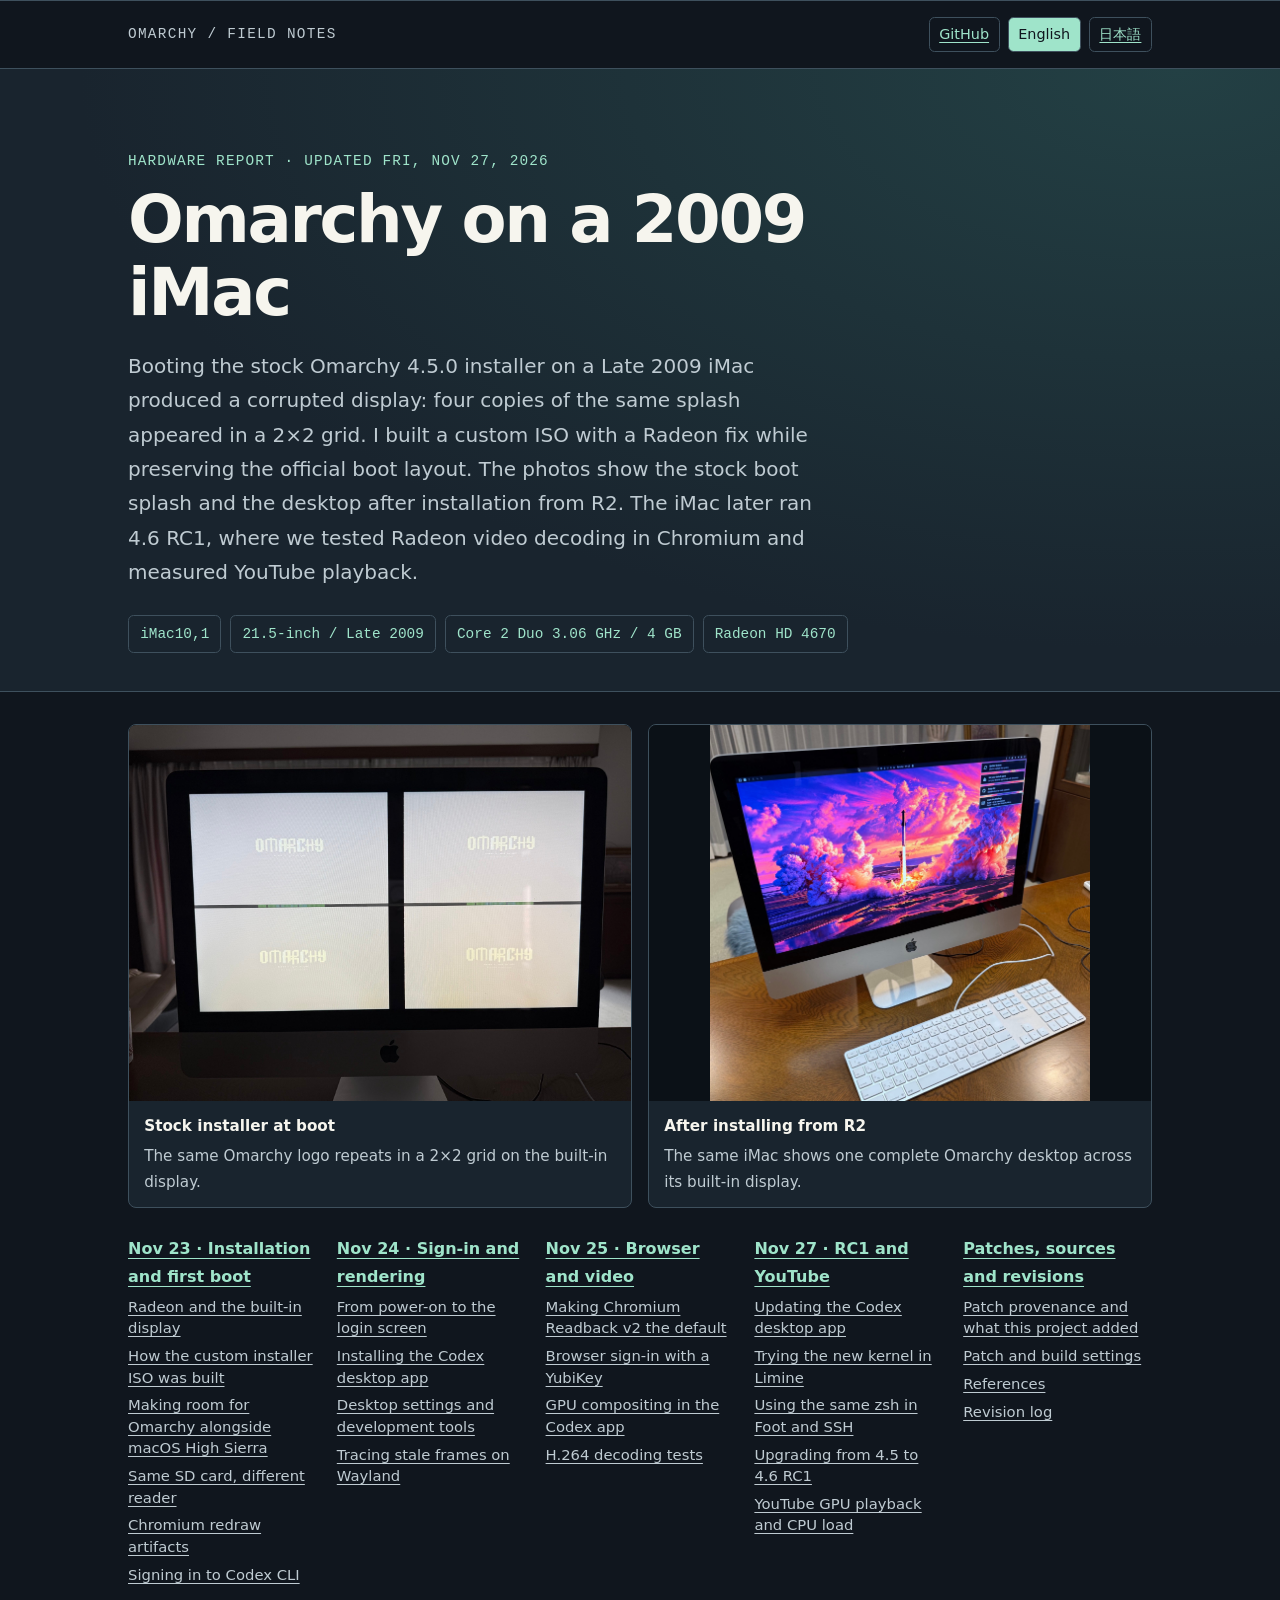
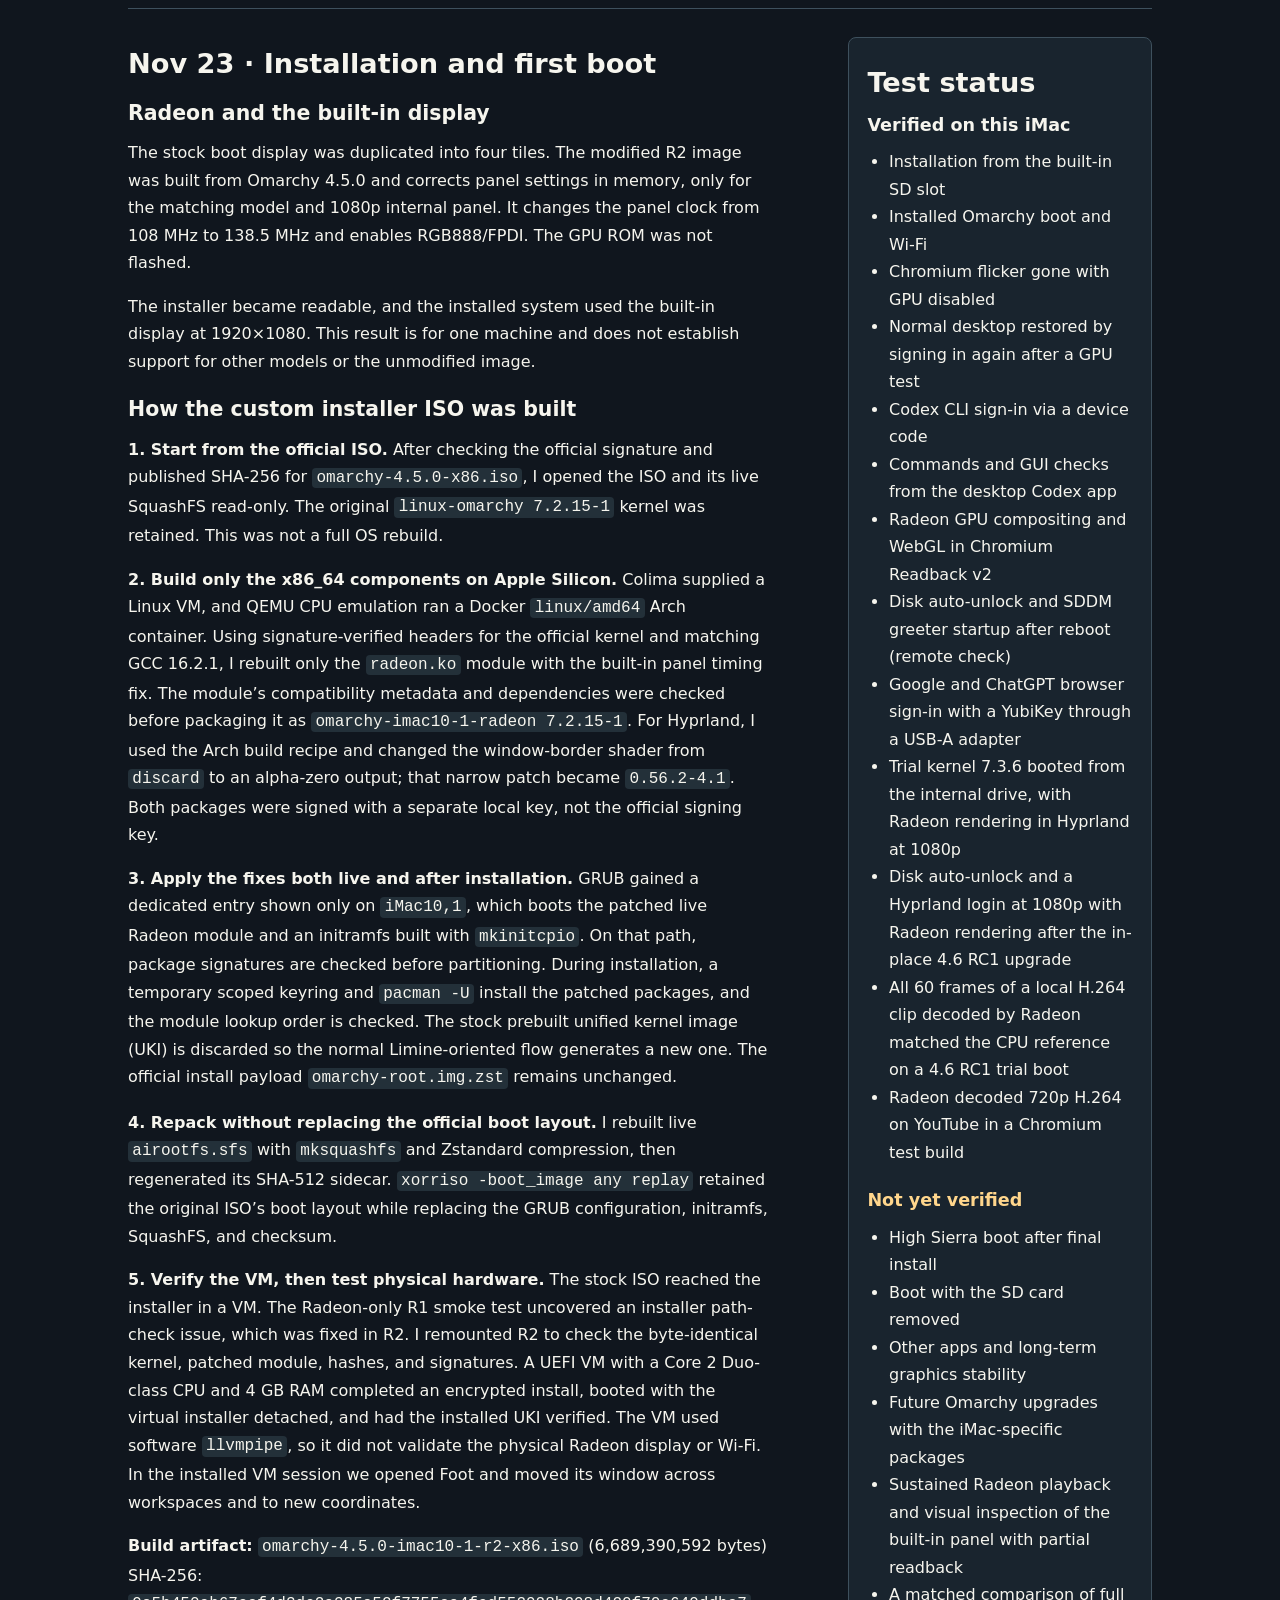
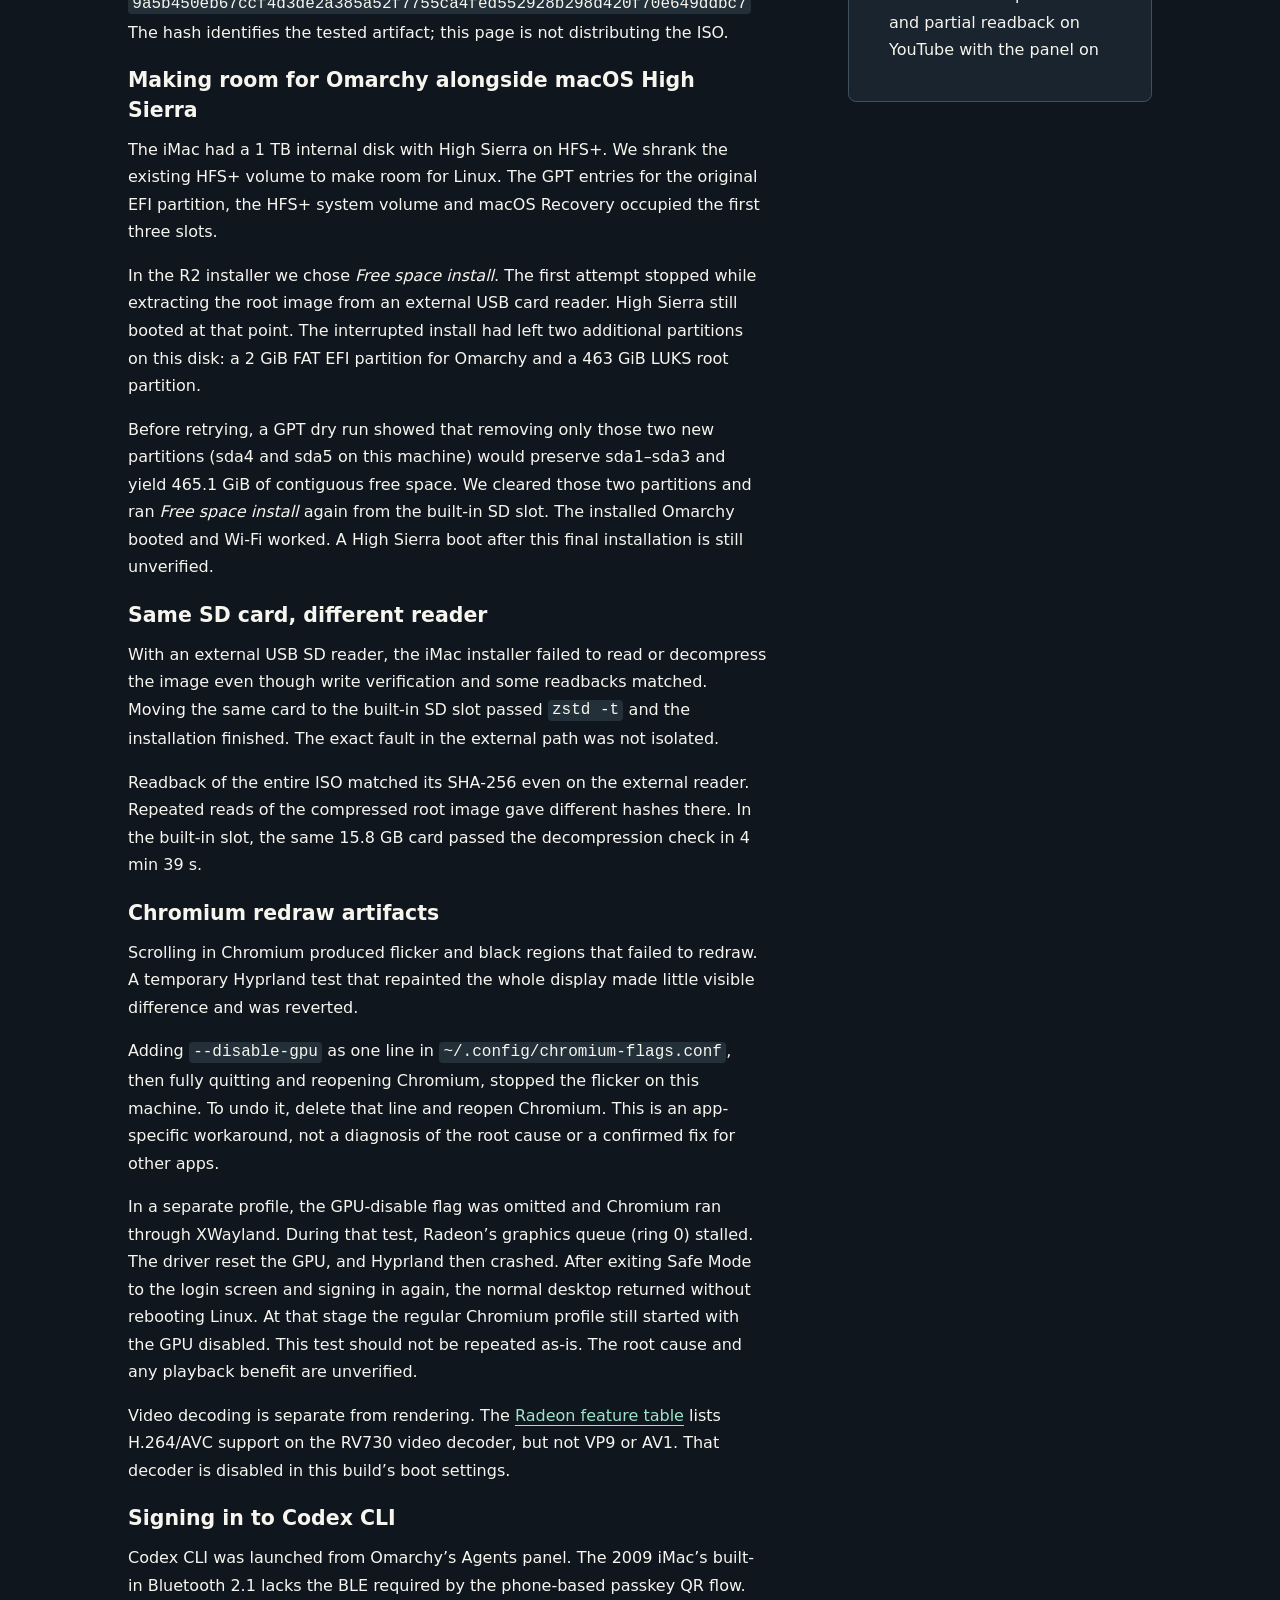
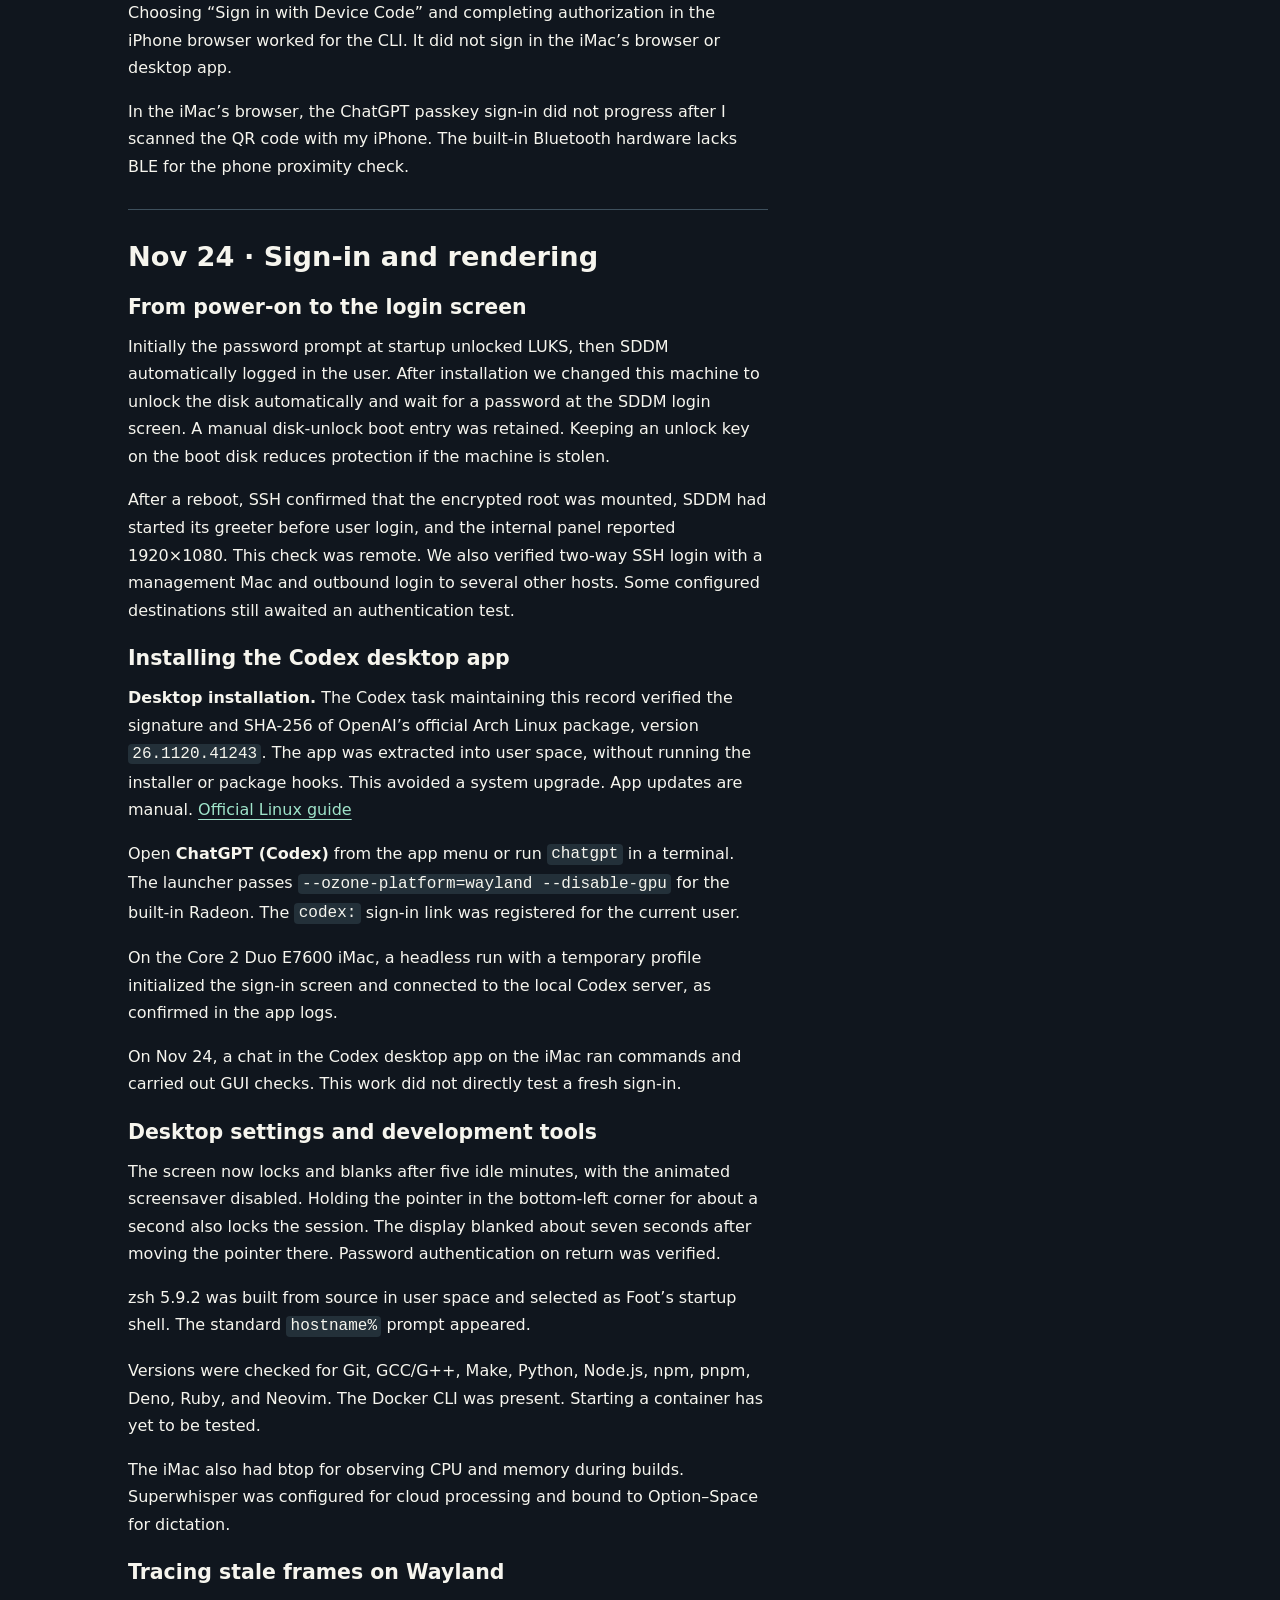
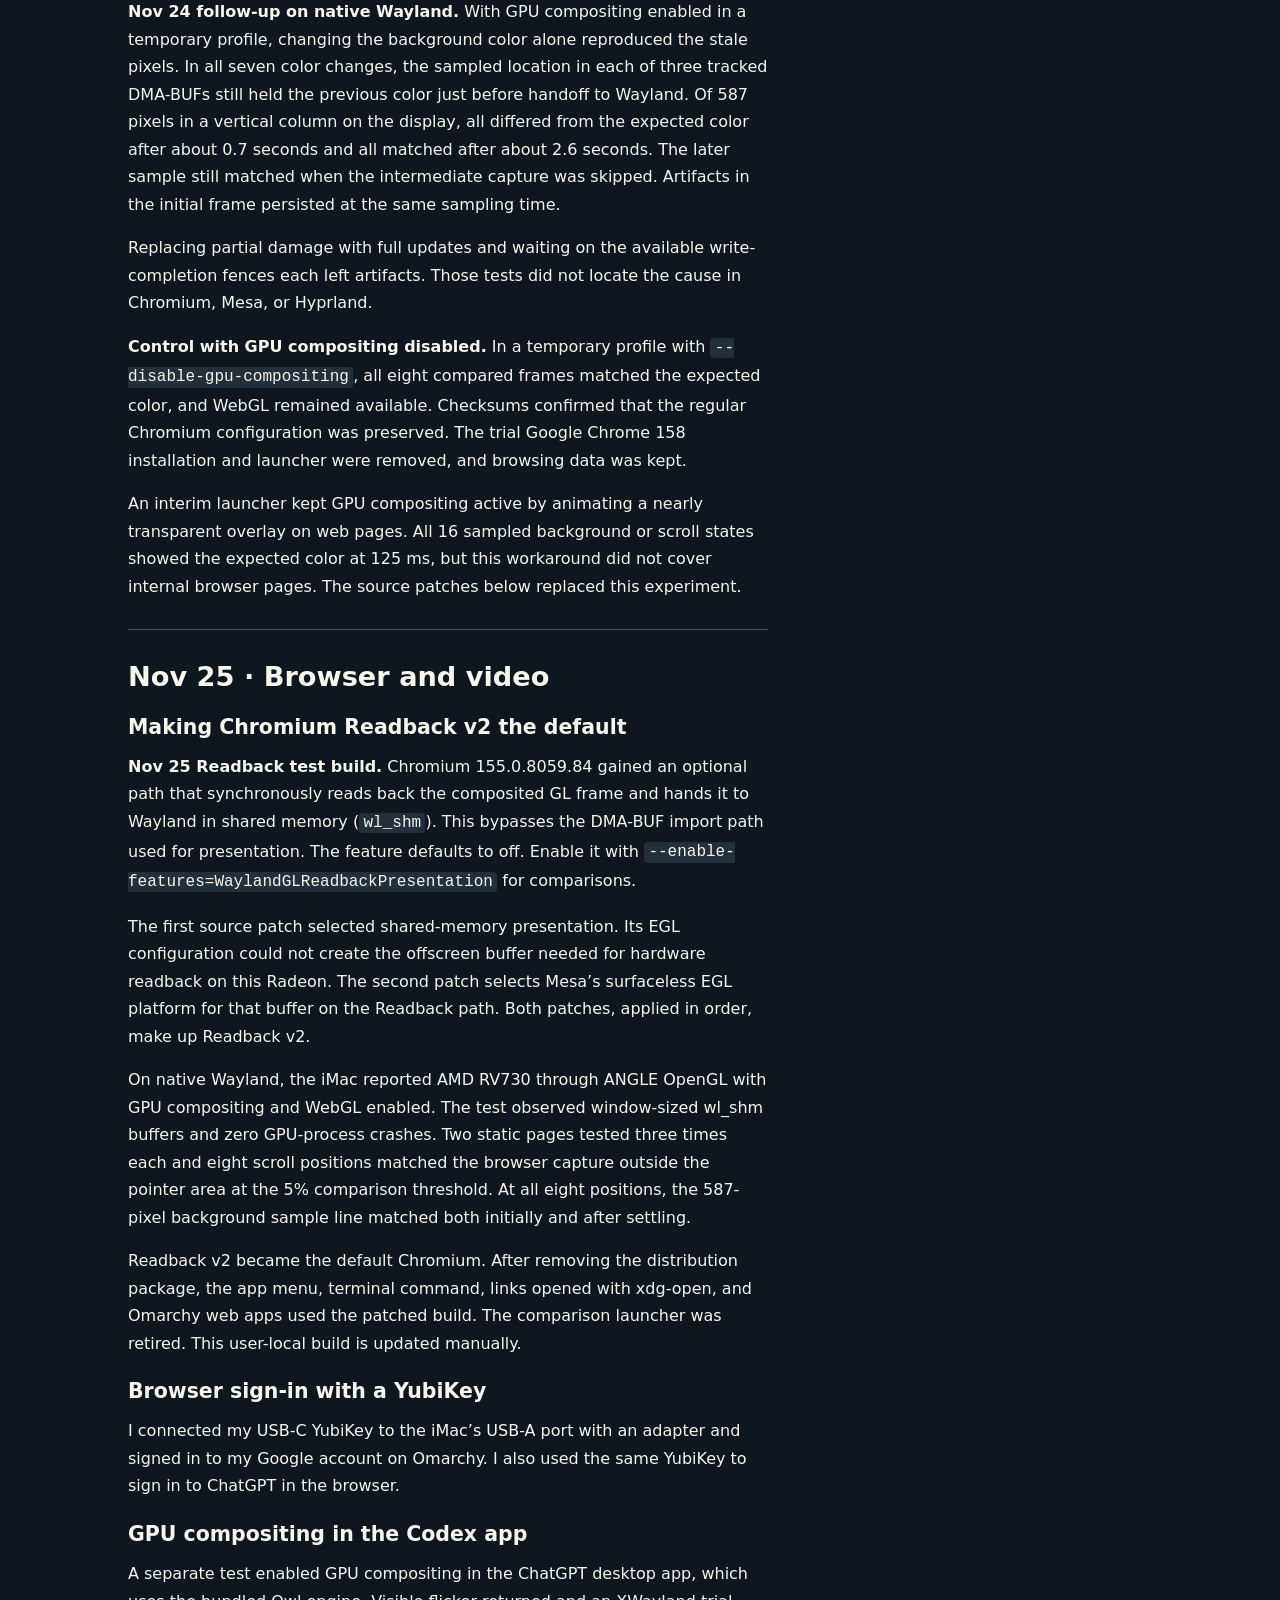
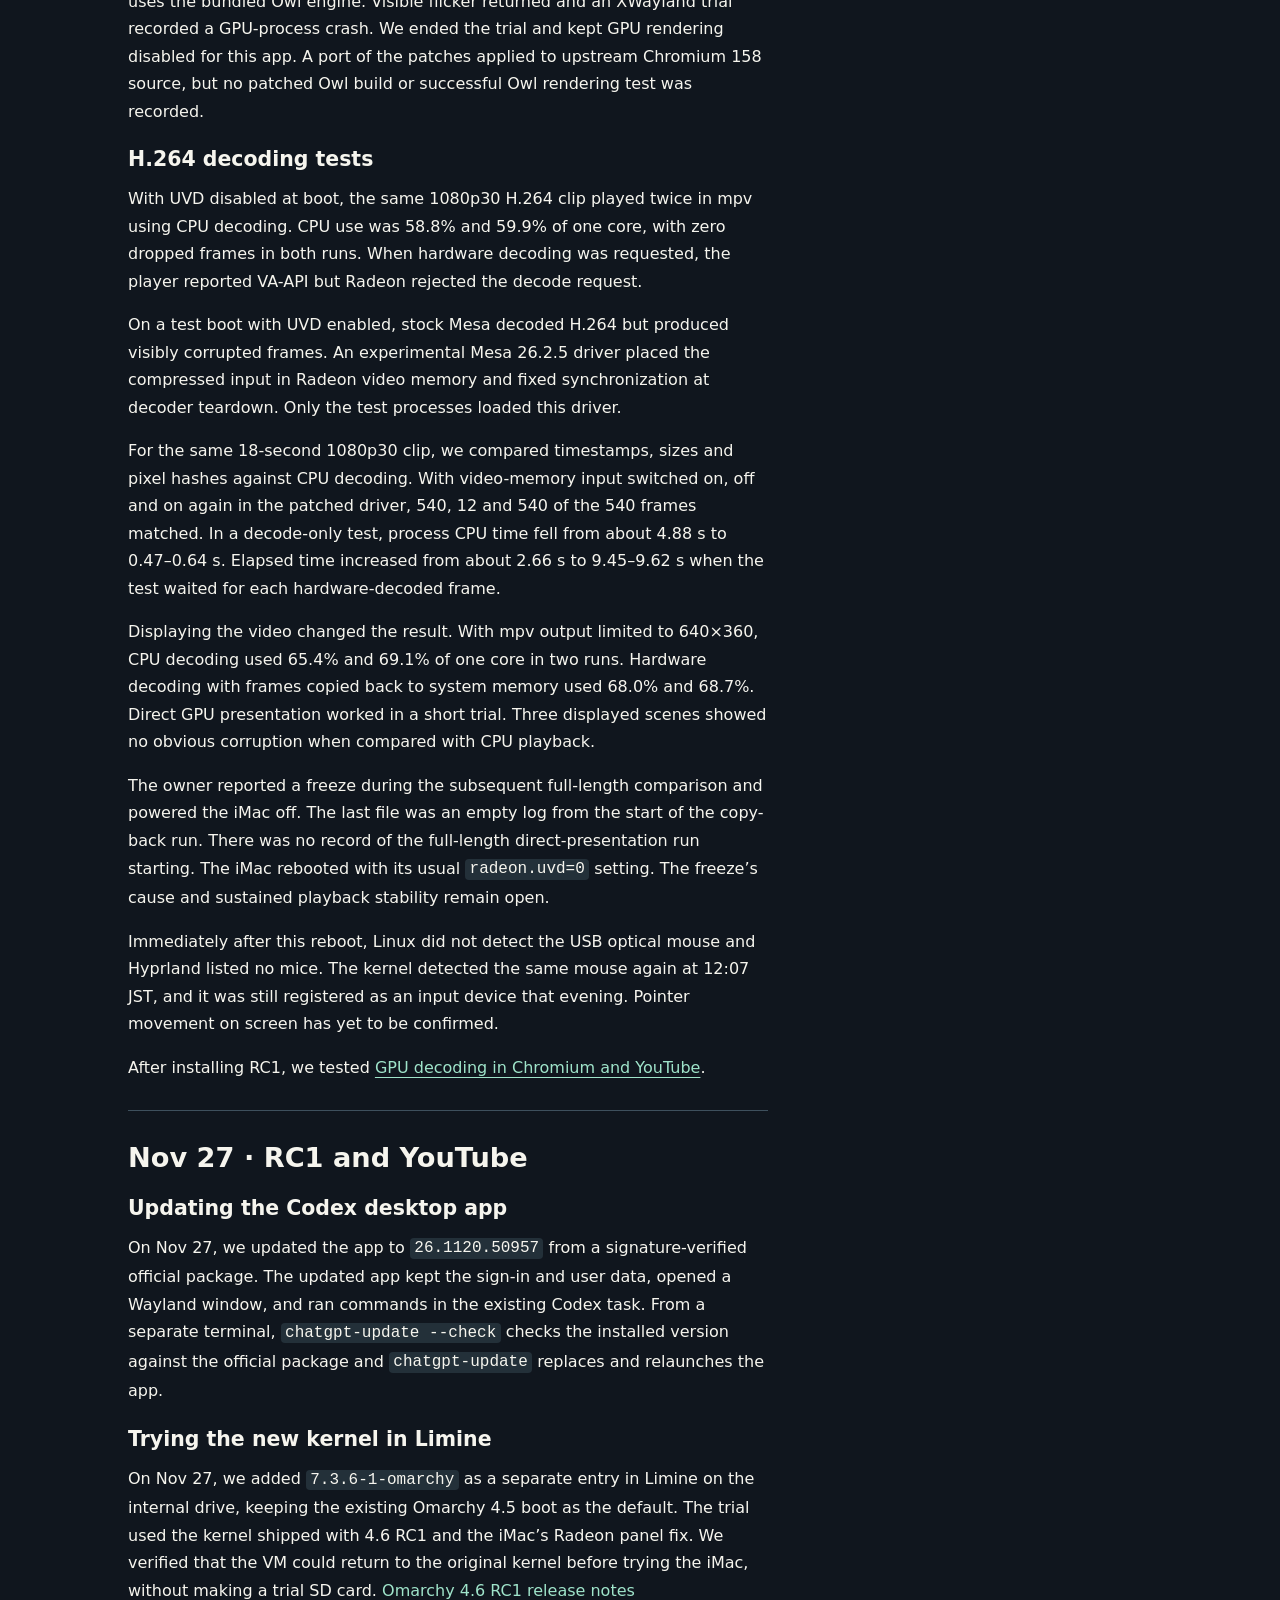
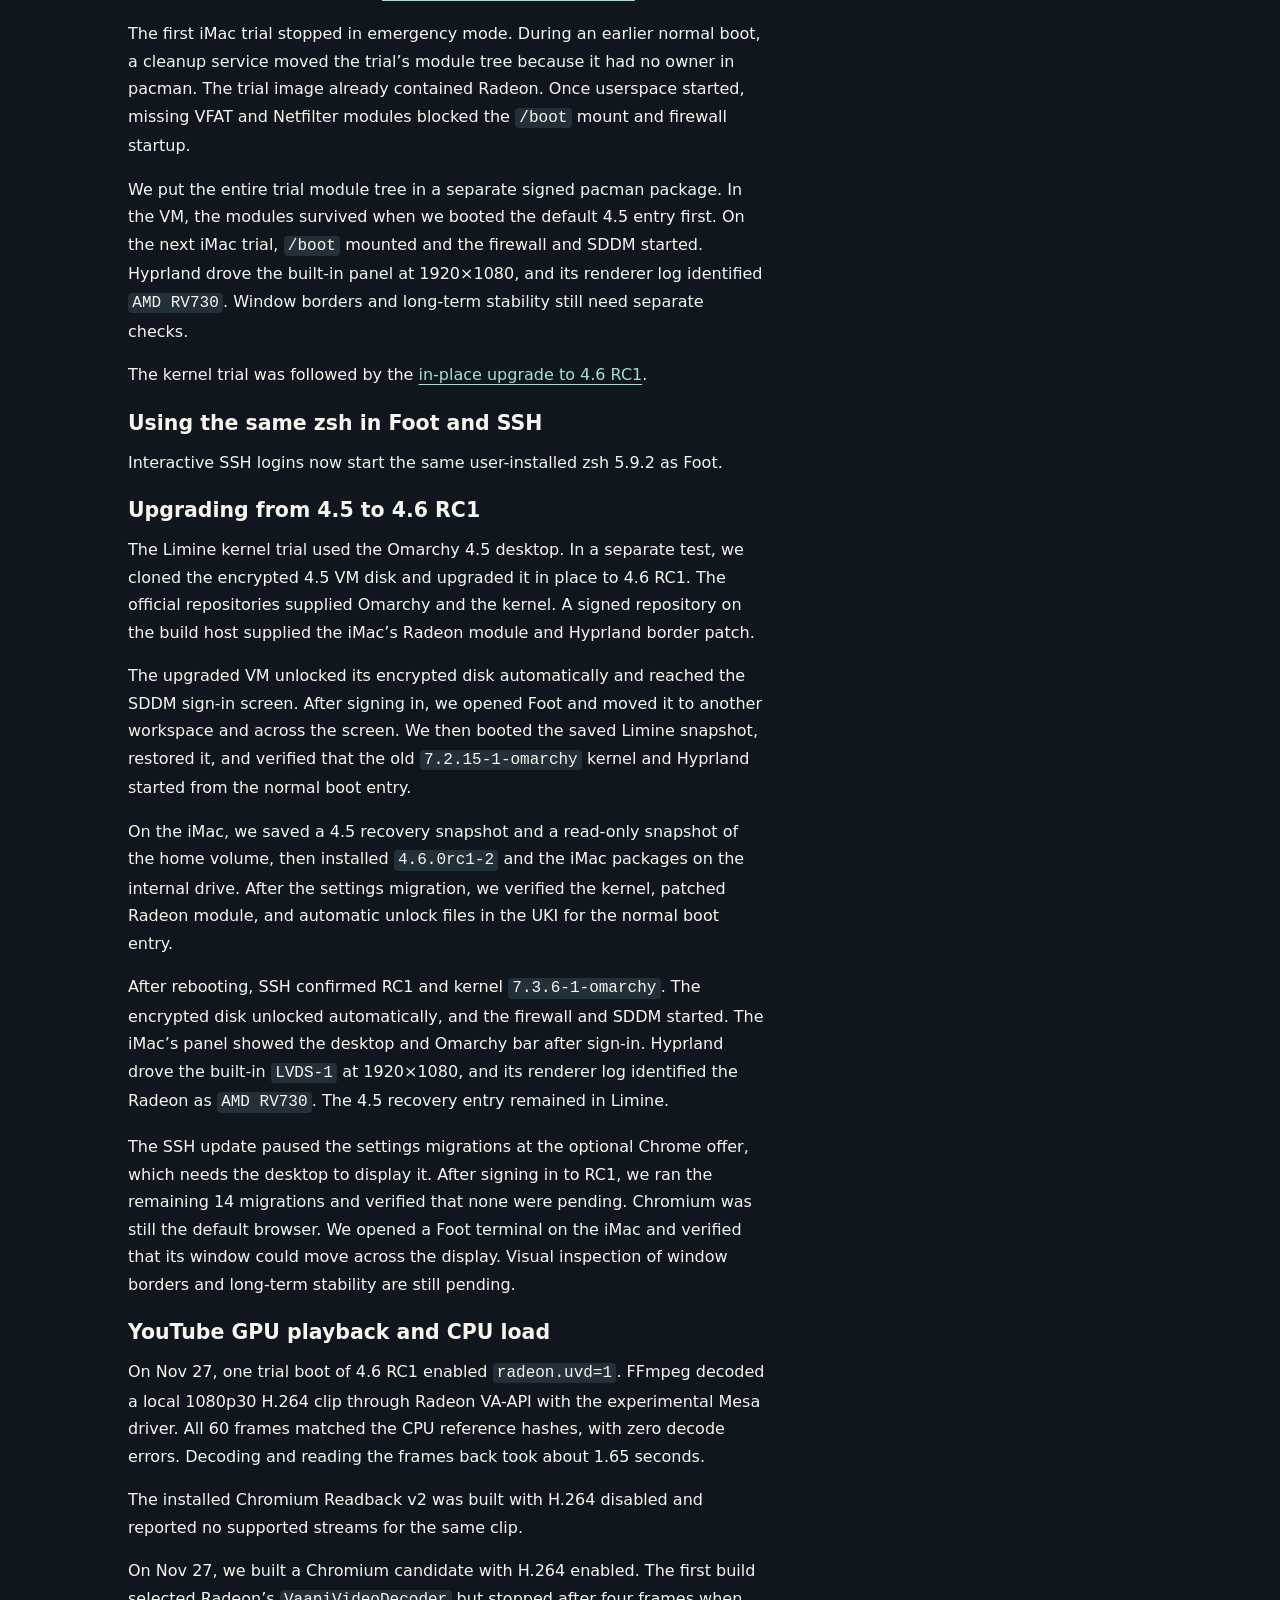
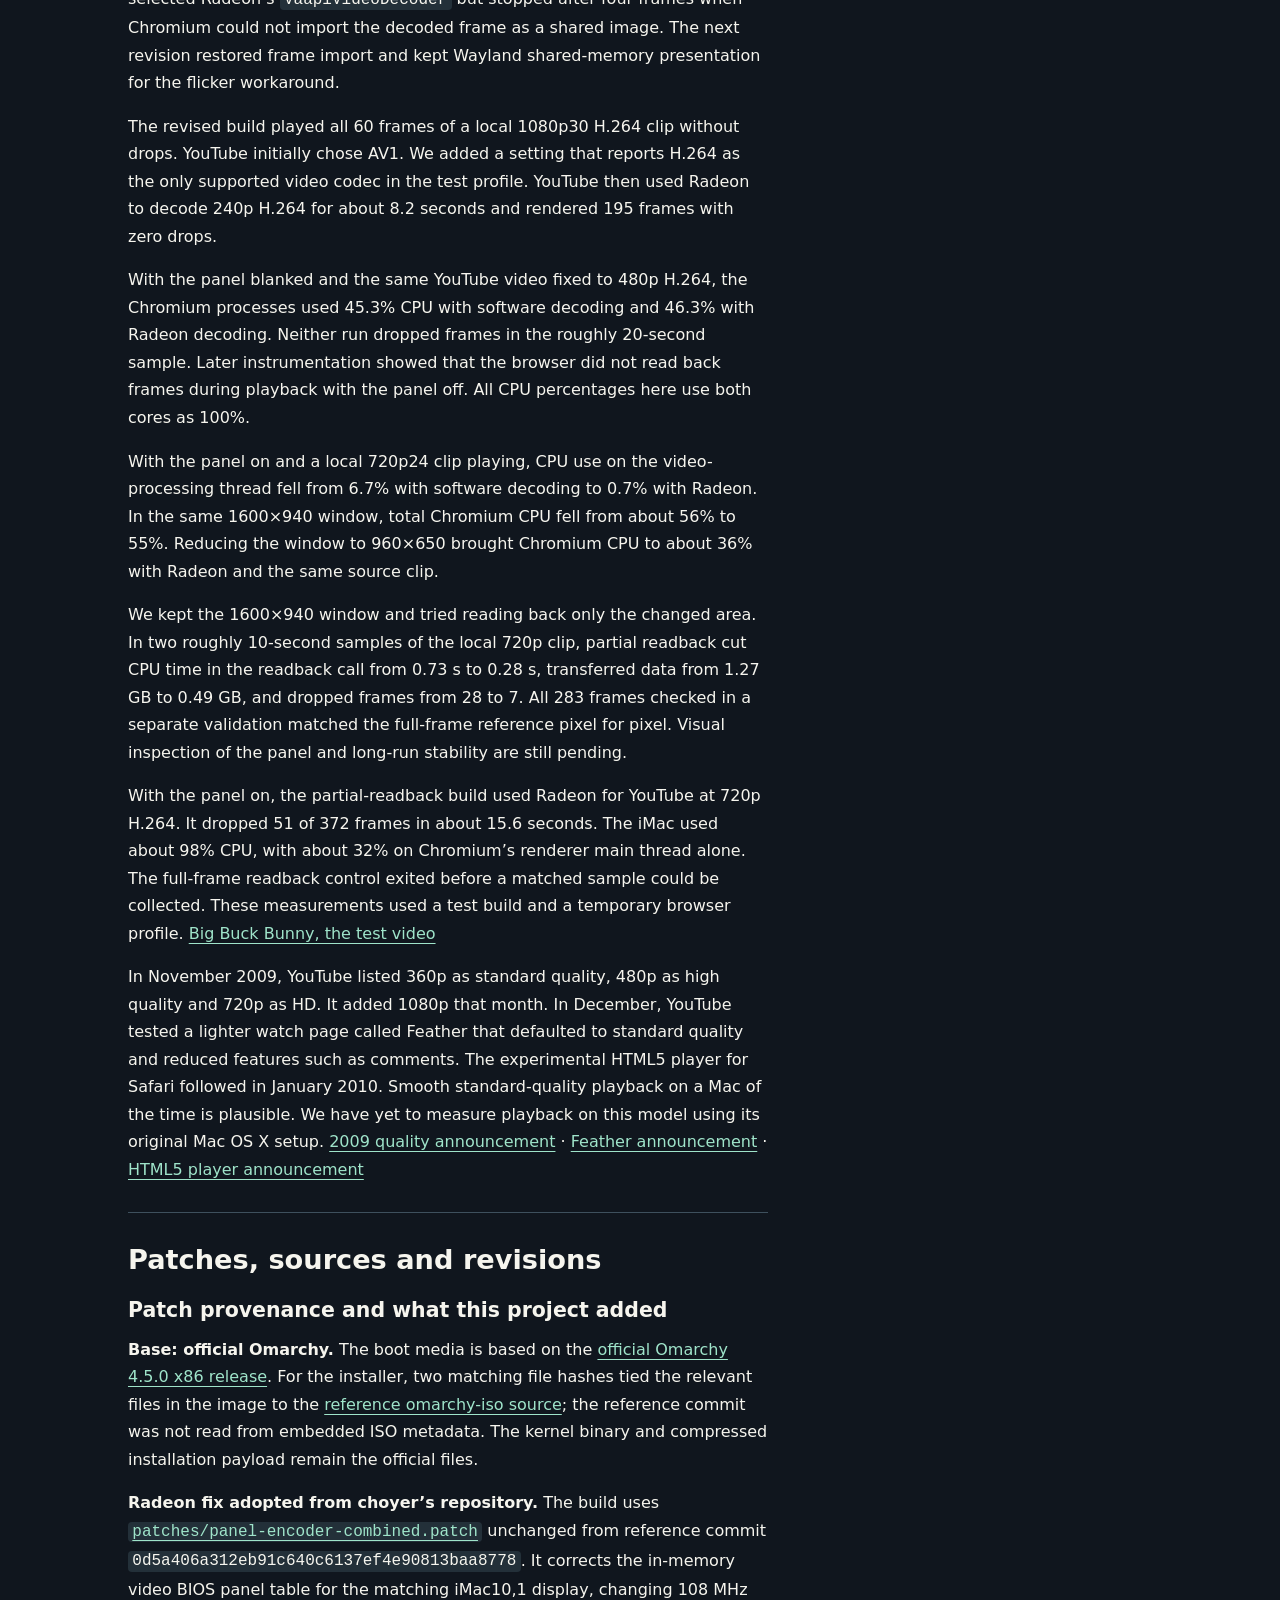
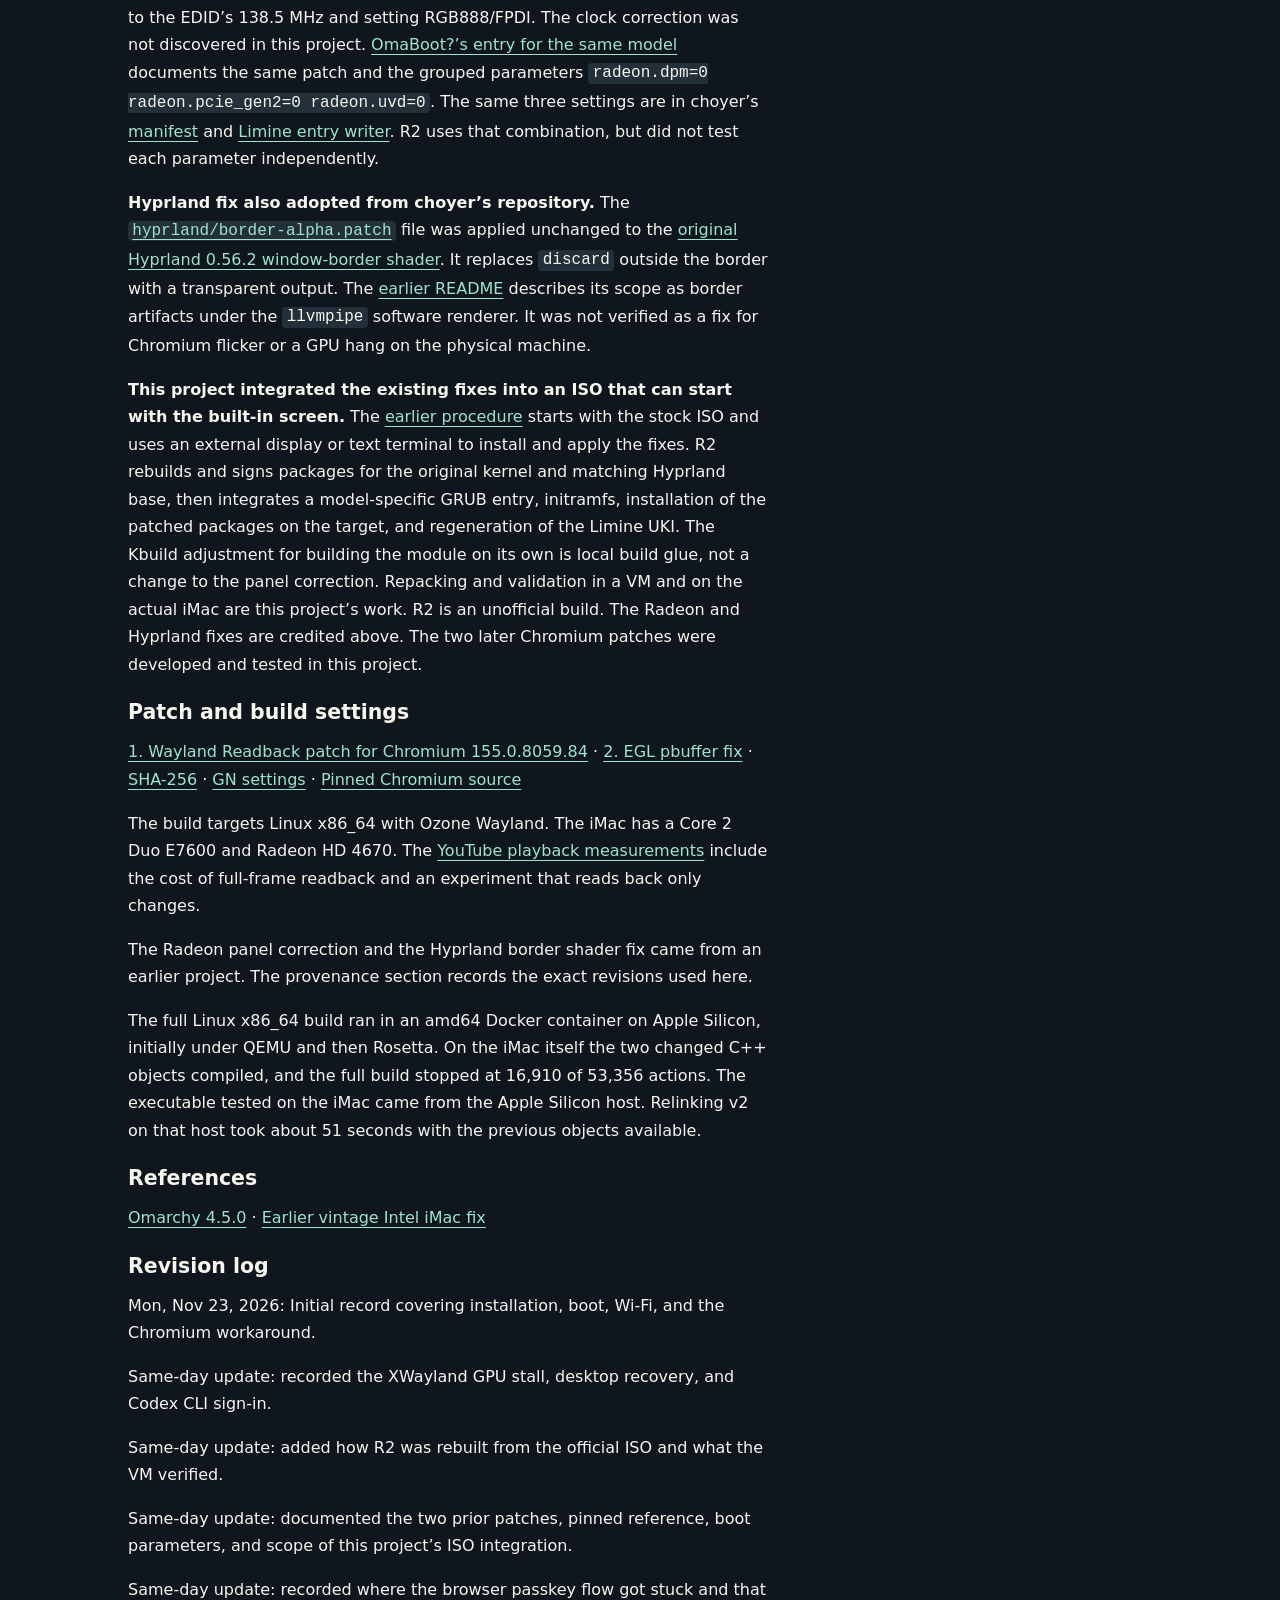
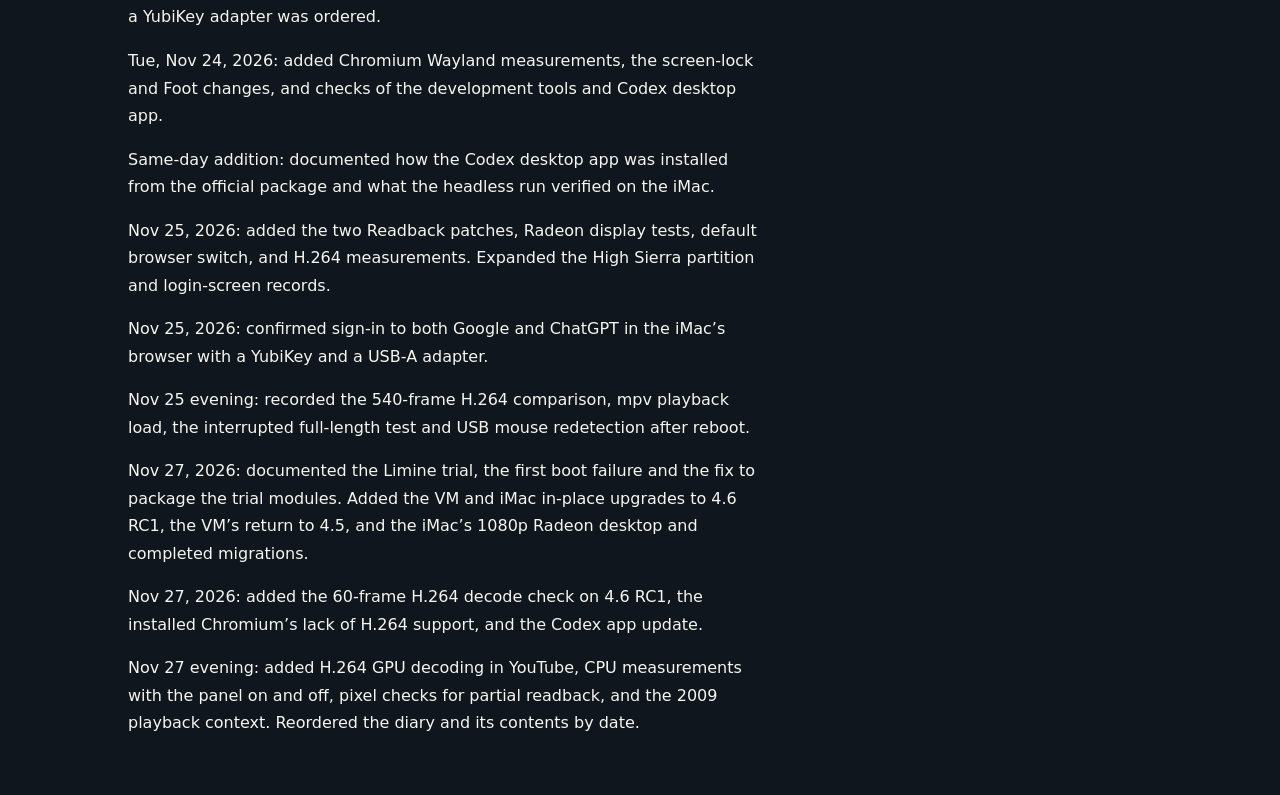
<file: docs/index.html>
<!doctype html>
<html lang="en"><head><meta charset="utf-8"><meta name="viewport" content="width=device-width, initial-scale=1"><title>Omarchy on a 2009 iMac</title><meta name="description" content="Booting the stock Omarchy 4.5.0 installer on a Late 2009 iMac produced a corrupted display: four copies of the same splash appeared in a 2×2 grid. I built a custom ISO with a Radeon fix while preserving the official boot layout. The photos show the stock boot splash and the desktop after installation from R2. The iMac later ran 4.6 RC1, where we tested Radeon video decoding in Chromium and measured YouTube playback."><link rel="canonical" href="https://dueyama.github.io/omarchy-imac-field-notes/">
<link rel="alternate" hreflang="en" href="https://dueyama.github.io/omarchy-imac-field-notes/">
<link rel="alternate" hreflang="ja" href="https://dueyama.github.io/omarchy-imac-field-notes/ja.html">
<meta property="og:type" content="article"><meta property="og:url" content="https://dueyama.github.io/omarchy-imac-field-notes/">
<meta property="og:title" content="Omarchy on a 2009 iMac">
<meta property="og:description" content="Booting the stock Omarchy 4.5.0 installer on a Late 2009 iMac produced a corrupted display: four copies of the same splash appeared in a 2×2 grid. I built a custom ISO with a Radeon fix while preserving the official boot layout. The photos show the stock boot splash and the desktop after installation from R2. The iMac later ran 4.6 RC1, where we tested Radeon video decoding in Chromium and measured YouTube playback.">
<meta property="og:image" content="https://dueyama.github.io/omarchy-imac-field-notes/images/r2-desktop.jpeg">
<meta name="twitter:card" content="summary_large_image"><link rel="stylesheet" href="style.css"></head>
<body><header><div class="wrap"><div class="label">OMARCHY / FIELD NOTES</div><nav class="lang" aria-label="Site navigation"><a href="https://github.com/dueyama/omarchy-imac-field-notes">GitHub</a><span aria-current="page">English</span><a href="ja.html" lang="ja" hreflang="ja">日本語</a></nav></div></header>
<div class="hero"><div class="wrap"><div class="eyebrow">HARDWARE REPORT · UPDATED FRI, NOV 27, 2026</div><h1>Omarchy on a 2009 iMac</h1><p class="intro">Booting the stock Omarchy 4.5.0 installer on a Late 2009 iMac produced a corrupted display: four copies of the same splash appeared in a 2×2 grid. I built a custom ISO with a Radeon fix while preserving the official boot layout. The photos show the stock boot splash and the desktop after installation from R2. The iMac later ran 4.6 RC1, where we tested Radeon video decoding in Chromium and measured YouTube playback.</p><ul class="spec"><li><b>iMac10,1</b></li><li><b>21.5-inch / Late 2009</b></li><li><b>Core 2 Duo 3.06 GHz / 4 GB</b></li><li><b>Radeon HD 4670</b></li></ul></div></div>
<main class="wrap"><div class="comparison"><figure><a href="images/stock-boot.jpeg"><img src="images/stock-boot.jpeg" width="1536" height="1152" alt="The same Omarchy logo repeats in a 2×2 grid on the built-in display." decoding="async"></a><figcaption><strong>Stock installer at boot</strong> The same Omarchy logo repeats in a 2×2 grid on the built-in display.</figcaption></figure><figure><a href="images/r2-desktop.jpeg"><img src="images/r2-desktop.jpeg" width="1536" height="1522" alt="The same iMac shows one complete Omarchy desktop across its built-in display." decoding="async"></a><figcaption><strong>After installing from R2</strong> The same iMac shows one complete Omarchy desktop across its built-in display.</figcaption></figure></div><nav class="toc" aria-label="Contents"><div class="toc-group"><a class="toc-heading" href="#2026-11-23">Nov 23 · Installation and first boot</a><ul><li><a href="#display">Radeon and the built-in display</a></li><li><a href="#iso">How the custom installer ISO was built</a></li><li><a href="#storage">Making room for Omarchy alongside macOS High Sierra</a></li><li><a href="#install">Same SD card, different reader</a></li><li><a href="#chromium">Chromium redraw artifacts</a></li><li><a href="#codex-sign-in">Signing in to Codex CLI</a></li></ul></div>
<div class="toc-group"><a class="toc-heading" href="#2026-11-24">Nov 24 · Sign-in and rendering</a><ul><li><a href="#login">From power-on to the login screen</a></li><li><a href="#codex">Installing the Codex desktop app</a></li><li><a href="#daily">Desktop settings and development tools</a></li><li><a href="#chromium-wayland">Tracing stale frames on Wayland</a></li></ul></div>
<div class="toc-group"><a class="toc-heading" href="#2026-11-25">Nov 25 · Browser and video</a><ul><li><a href="#chromium-readback">Making Chromium Readback v2 the default</a></li><li><a href="#yubikey">Browser sign-in with a YubiKey</a></li><li><a href="#codex-graphics">GPU compositing in the Codex app</a></li><li><a href="#video">H.264 decoding tests</a></li></ul></div>
<div class="toc-group"><a class="toc-heading" href="#2026-11-27">Nov 27 · RC1 and YouTube</a><ul><li><a href="#codex-update">Updating the Codex desktop app</a></li><li><a href="#updates">Trying the new kernel in Limine</a></li><li><a href="#ssh-zsh">Using the same zsh in Foot and SSH</a></li><li><a href="#rc1-upgrade">Upgrading from 4.5 to 4.6 RC1</a></li><li><a href="#youtube">YouTube GPU playback and CPU load</a></li></ul></div>
<div class="toc-group"><a class="toc-heading" href="#record">Patches, sources and revisions</a><ul><li><a href="#provenance">Patch provenance and what this project added</a></li><li><a href="#patches">Patch and build settings</a></li><li><a href="#references">References</a></li><li><a href="#journal">Revision log</a></li></ul></div></nav><div class="article"><article><section class="chapter" id="2026-11-23"><h2>Nov 23 · Installation and first boot</h2>
<section id="display"><h3>Radeon and the built-in display</h3>
<p>The stock boot display was duplicated into four tiles. The modified R2 image was built from Omarchy 4.5.0 and corrects panel settings in memory, only for the matching model and 1080p internal panel. It changes the panel clock from 108 MHz to 138.5 MHz and enables RGB888/FPDI. The GPU ROM was not flashed.</p>
<p>The installer became readable, and the installed system used the built-in display at 1920×1080. This result is for one machine and does not establish support for other models or the unmodified image.</p>
</section>
<section id="iso"><h3>How the custom installer ISO was built</h3>
<p><strong>1. Start from the official ISO.</strong> After checking the official signature and published SHA-256 for <code>omarchy-4.5.0-x86.iso</code>, I opened the ISO and its live SquashFS read-only. The original <code>linux-omarchy 7.2.15-1</code> kernel was retained. This was not a full OS rebuild.</p>
<p><strong>2. Build only the x86_64 components on Apple Silicon.</strong> Colima supplied a Linux VM, and QEMU CPU emulation ran a Docker <code>linux/amd64</code> Arch container. Using signature-verified headers for the official kernel and matching GCC 16.2.1, I rebuilt only the <code>radeon.ko</code> module with the built-in panel timing fix. The module’s compatibility metadata and dependencies were checked before packaging it as <code>omarchy-imac10-1-radeon 7.2.15-1</code>. For Hyprland, I used the Arch build recipe and changed the window-border shader from <code>discard</code> to an alpha-zero output; that narrow patch became <code>0.56.2-4.1</code>. Both packages were signed with a separate local key, not the official signing key.</p>
<p><strong>3. Apply the fixes both live and after installation.</strong> GRUB gained a dedicated entry shown only on <code>iMac10,1</code>, which boots the patched live Radeon module and an initramfs built with <code>mkinitcpio</code>. On that path, package signatures are checked before partitioning. During installation, a temporary scoped keyring and <code>pacman -U</code> install the patched packages, and the module lookup order is checked. The stock prebuilt unified kernel image (UKI) is discarded so the normal Limine-oriented flow generates a new one. The official install payload <code>omarchy-root.img.zst</code> remains unchanged.</p>
<p><strong>4. Repack without replacing the official boot layout.</strong> I rebuilt live <code>airootfs.sfs</code> with <code>mksquashfs</code> and Zstandard compression, then regenerated its SHA-512 sidecar. <code>xorriso -boot_image any replay</code> retained the original ISO’s boot layout while replacing the GRUB configuration, initramfs, SquashFS, and checksum.</p>
<p><strong>5. Verify the VM, then test physical hardware.</strong> The stock ISO reached the installer in a VM. The Radeon-only R1 smoke test uncovered an installer path-check issue, which was fixed in R2. I remounted R2 to check the byte-identical kernel, patched module, hashes, and signatures. A UEFI VM with a Core 2 Duo-class CPU and 4 GB RAM completed an encrypted install, booted with the virtual installer detached, and had the installed UKI verified. The VM used software <code>llvmpipe</code>, so it did not validate the physical Radeon display or Wi-Fi. In the installed VM session we opened Foot and moved its window across workspaces and to new coordinates.</p>
<p><strong>Build artifact:</strong> <code>omarchy-4.5.0-imac10-1-r2-x86.iso</code> (6,689,390,592 bytes)<br>SHA-256: <code>9a5b450eb67ccf4d3de2a385a52f7755ca4fed552928b298d420f70e649ddbc7</code><br>The hash identifies the tested artifact; this page is not distributing the ISO.</p>
</section>
<section id="storage"><h3>Making room for Omarchy alongside macOS High Sierra</h3>
<p>The iMac had a 1 TB internal disk with High Sierra on HFS+. We shrank the existing HFS+ volume to make room for Linux. The GPT entries for the original EFI partition, the HFS+ system volume and macOS Recovery occupied the first three slots.</p>
<p>In the R2 installer we chose <em>Free space install</em>. The first attempt stopped while extracting the root image from an external USB card reader. High Sierra still booted at that point. The interrupted install had left two additional partitions on this disk: a 2 GiB FAT EFI partition for Omarchy and a 463 GiB LUKS root partition.</p>
<p>Before retrying, a GPT dry run showed that removing only those two new partitions (sda4 and sda5 on this machine) would preserve sda1–sda3 and yield 465.1 GiB of contiguous free space. We cleared those two partitions and ran <em>Free space install</em> again from the built-in SD slot. The installed Omarchy booted and Wi-Fi worked. A High Sierra boot after this final installation is still unverified.</p>
</section>
<section id="install"><h3>Same SD card, different reader</h3>
<p>With an external USB SD reader, the iMac installer failed to read or decompress the image even though write verification and some readbacks matched. Moving the same card to the built-in SD slot passed <code>zstd -t</code> and the installation finished. The exact fault in the external path was not isolated.</p>
<p>Readback of the entire ISO matched its SHA-256 even on the external reader. Repeated reads of the compressed root image gave different hashes there. In the built-in slot, the same 15.8 GB card passed the decompression check in 4 min 39 s.</p>
</section>
<section id="chromium"><h3>Chromium redraw artifacts</h3>
<p>Scrolling in Chromium produced flicker and black regions that failed to redraw. A temporary Hyprland test that repainted the whole display made little visible difference and was reverted.</p>
<p>Adding <code>--disable-gpu</code> as one line in <code>~/.config/chromium-flags.conf</code>, then fully quitting and reopening Chromium, stopped the flicker on this machine. To undo it, delete that line and reopen Chromium. This is an app-specific workaround, not a diagnosis of the root cause or a confirmed fix for other apps.</p>
<p>In a separate profile, the GPU-disable flag was omitted and Chromium ran through XWayland. During that test, Radeon’s graphics queue (ring 0) stalled. The driver reset the GPU, and Hyprland then crashed. After exiting Safe Mode to the login screen and signing in again, the normal desktop returned without rebooting Linux. At that stage the regular Chromium profile still started with the GPU disabled. This test should not be repeated as-is. The root cause and any playback benefit are unverified.</p>
<p>Video decoding is separate from rendering. The <a href="https://www.x.org/RadeonFeature/#radeon-uvd-unified-video-decoder-hardware">Radeon feature table</a> lists H.264/AVC support on the RV730 video decoder, but not VP9 or AV1. That decoder is disabled in this build’s boot settings.</p>
</section>
<section id="codex-sign-in"><h3>Signing in to Codex CLI</h3>
<p>Codex CLI was launched from Omarchy’s Agents panel. The 2009 iMac’s built-in Bluetooth 2.1 lacks the BLE required by the phone-based passkey QR flow. Choosing “Sign in with Device Code” and completing authorization in the iPhone browser worked for the CLI. It did not sign in the iMac’s browser or desktop app.</p>
<p>In the iMac’s browser, the ChatGPT passkey sign-in did not progress after I scanned the QR code with my iPhone. The built-in Bluetooth hardware lacks BLE for the phone proximity check.</p>
</section>
</section>
<section class="chapter" id="2026-11-24"><h2>Nov 24 · Sign-in and rendering</h2>
<section id="login"><h3>From power-on to the login screen</h3>
<p>Initially the password prompt at startup unlocked LUKS, then SDDM automatically logged in the user. After installation we changed this machine to unlock the disk automatically and wait for a password at the SDDM login screen. A manual disk-unlock boot entry was retained. Keeping an unlock key on the boot disk reduces protection if the machine is stolen.</p>
<p>After a reboot, SSH confirmed that the encrypted root was mounted, SDDM had started its greeter before user login, and the internal panel reported 1920×1080. This check was remote. We also verified two-way SSH login with a management Mac and outbound login to several other hosts. Some configured destinations still awaited an authentication test.</p>
</section>
<section id="codex"><h3>Installing the Codex desktop app</h3>
<p><strong>Desktop installation.</strong> The Codex task maintaining this record verified the signature and SHA-256 of OpenAI’s official Arch Linux package, version <code>26.1120.41243</code>. The app was extracted into user space, without running the installer or package hooks. This avoided a system upgrade. App updates are manual. <a href="https://learn.chatgpt.com/docs/linux/linux-app">Official Linux guide</a></p>
<p>Open <strong>ChatGPT (Codex)</strong> from the app menu or run <code>chatgpt</code> in a terminal. The launcher passes <code>--ozone-platform=wayland --disable-gpu</code> for the built-in Radeon. The <code>codex:</code> sign-in link was registered for the current user.</p>
<p>On the Core 2 Duo E7600 iMac, a headless run with a temporary profile initialized the sign-in screen and connected to the local Codex server, as confirmed in the app logs.</p>
<p>On Nov 24, a chat in the Codex desktop app on the iMac ran commands and carried out GUI checks. This work did not directly test a fresh sign-in.</p>
</section>
<section id="daily"><h3>Desktop settings and development tools</h3>
<p>The screen now locks and blanks after five idle minutes, with the animated screensaver disabled. Holding the pointer in the bottom-left corner for about a second also locks the session. The display blanked about seven seconds after moving the pointer there. Password authentication on return was verified.</p>
<p>zsh 5.9.2 was built from source in user space and selected as Foot’s startup shell. The standard <code>hostname%</code> prompt appeared.</p>
<p>Versions were checked for Git, GCC/G++, Make, Python, Node.js, npm, pnpm, Deno, Ruby, and Neovim. The Docker CLI was present. Starting a container has yet to be tested.</p>
<p>The iMac also had btop for observing CPU and memory during builds. Superwhisper was configured for cloud processing and bound to Option–Space for dictation.</p>
</section>
<section id="chromium-wayland"><h3>Tracing stale frames on Wayland</h3>
<p><strong>Nov 24 follow-up on native Wayland.</strong> With GPU compositing enabled in a temporary profile, changing the background color alone reproduced the stale pixels. In all seven color changes, the sampled location in each of three tracked DMA-BUFs still held the previous color just before handoff to Wayland. Of 587 pixels in a vertical column on the display, all differed from the expected color after about 0.7 seconds and all matched after about 2.6 seconds. The later sample still matched when the intermediate capture was skipped. Artifacts in the initial frame persisted at the same sampling time.</p>
<p>Replacing partial damage with full updates and waiting on the available write-completion fences each left artifacts. Those tests did not locate the cause in Chromium, Mesa, or Hyprland.</p>
<p><strong>Control with GPU compositing disabled.</strong> In a temporary profile with <code>--disable-gpu-compositing</code>, all eight compared frames matched the expected color, and WebGL remained available. Checksums confirmed that the regular Chromium configuration was preserved. The trial Google Chrome 158 installation and launcher were removed, and browsing data was kept.</p>
<p>An interim launcher kept GPU compositing active by animating a nearly transparent overlay on web pages. All 16 sampled background or scroll states showed the expected color at 125 ms, but this workaround did not cover internal browser pages. The source patches below replaced this experiment.</p>
</section>
</section>
<section class="chapter" id="2026-11-25"><h2>Nov 25 · Browser and video</h2>
<section id="chromium-readback"><h3>Making Chromium Readback v2 the default</h3>
<p><strong>Nov 25 Readback test build.</strong> Chromium 155.0.8059.84 gained an optional path that synchronously reads back the composited GL frame and hands it to Wayland in shared memory (<code>wl_shm</code>). This bypasses the DMA-BUF import path used for presentation. The feature defaults to off. Enable it with <code>--enable-features=WaylandGLReadbackPresentation</code> for comparisons.</p>
<p>The first source patch selected shared-memory presentation. Its EGL configuration could not create the offscreen buffer needed for hardware readback on this Radeon. The second patch selects Mesa’s surfaceless EGL platform for that buffer on the Readback path. Both patches, applied in order, make up Readback v2.</p>
<p>On native Wayland, the iMac reported AMD RV730 through ANGLE OpenGL with GPU compositing and WebGL enabled. The test observed window-sized wl_shm buffers and zero GPU-process crashes. Two static pages tested three times each and eight scroll positions matched the browser capture outside the pointer area at the 5% comparison threshold. At all eight positions, the 587-pixel background sample line matched both initially and after settling.</p>
<p>Readback v2 became the default Chromium. After removing the distribution package, the app menu, terminal command, links opened with xdg-open, and Omarchy web apps used the patched build. The comparison launcher was retired. This user-local build is updated manually.</p>
</section>
<section id="yubikey"><h3>Browser sign-in with a YubiKey</h3>
<p>I connected my USB-C YubiKey to the iMac’s USB-A port with an adapter and signed in to my Google account on Omarchy. I also used the same YubiKey to sign in to ChatGPT in the browser.</p>
</section>
<section id="codex-graphics"><h3>GPU compositing in the Codex app</h3>
<p>A separate test enabled GPU compositing in the ChatGPT desktop app, which uses the bundled Owl engine. Visible flicker returned and an XWayland trial recorded a GPU-process crash. We ended the trial and kept GPU rendering disabled for this app. A port of the patches applied to upstream Chromium 158 source, but no patched Owl build or successful Owl rendering test was recorded.</p>
</section>
<section id="video"><h3>H.264 decoding tests</h3>
<p>With UVD disabled at boot, the same 1080p30 H.264 clip played twice in mpv using CPU decoding. CPU use was 58.8% and 59.9% of one core, with zero dropped frames in both runs. When hardware decoding was requested, the player reported VA-API but Radeon rejected the decode request.</p>
<p>On a test boot with UVD enabled, stock Mesa decoded H.264 but produced visibly corrupted frames. An experimental Mesa 26.2.5 driver placed the compressed input in Radeon video memory and fixed synchronization at decoder teardown. Only the test processes loaded this driver.</p>
<p>For the same 18-second 1080p30 clip, we compared timestamps, sizes and pixel hashes against CPU decoding. With video-memory input switched on, off and on again in the patched driver, 540, 12 and 540 of the 540 frames matched. In a decode-only test, process CPU time fell from about 4.88 s to 0.47–0.64 s. Elapsed time increased from about 2.66 s to 9.45–9.62 s when the test waited for each hardware-decoded frame.</p>
<p>Displaying the video changed the result. With mpv output limited to 640×360, CPU decoding used 65.4% and 69.1% of one core in two runs. Hardware decoding with frames copied back to system memory used 68.0% and 68.7%. Direct GPU presentation worked in a short trial. Three displayed scenes showed no obvious corruption when compared with CPU playback.</p>
<p>The owner reported a freeze during the subsequent full-length comparison and powered the iMac off. The last file was an empty log from the start of the copy-back run. There was no record of the full-length direct-presentation run starting. The iMac rebooted with its usual <code>radeon.uvd=0</code> setting. The freeze’s cause and sustained playback stability remain open.</p>
<p>Immediately after this reboot, Linux did not detect the USB optical mouse and Hyprland listed no mice. The kernel detected the same mouse again at 12:07 JST, and it was still registered as an input device that evening. Pointer movement on screen has yet to be confirmed.</p>
<p>After installing RC1, we tested <a href="#youtube">GPU decoding in Chromium and YouTube</a>.</p>
</section>
</section>
<section class="chapter" id="2026-11-27"><h2>Nov 27 · RC1 and YouTube</h2>
<section id="codex-update"><h3>Updating the Codex desktop app</h3>
<p>On Nov 27, we updated the app to <code>26.1120.50957</code> from a signature-verified official package. The updated app kept the sign-in and user data, opened a Wayland window, and ran commands in the existing Codex task. From a separate terminal, <code>chatgpt-update --check</code> checks the installed version against the official package and <code>chatgpt-update</code> replaces and relaunches the app.</p>
</section>
<section id="updates"><h3>Trying the new kernel in Limine</h3>
<p>On Nov 27, we added <code>7.3.6-1-omarchy</code> as a separate entry in Limine on the internal drive, keeping the existing Omarchy 4.5 boot as the default. The trial used the kernel shipped with 4.6 RC1 and the iMac’s Radeon panel fix. We verified that the VM could return to the original kernel before trying the iMac, without making a trial SD card. <a href="https://github.com/omacom/omarchy/releases/tag/v4.6.0-rc1">Omarchy 4.6 RC1 release notes</a></p>
<p>The first iMac trial stopped in emergency mode. During an earlier normal boot, a cleanup service moved the trial’s module tree because it had no owner in pacman. The trial image already contained Radeon. Once userspace started, missing VFAT and Netfilter modules blocked the <code>/boot</code> mount and firewall startup.</p>
<p>We put the entire trial module tree in a separate signed pacman package. In the VM, the modules survived when we booted the default 4.5 entry first. On the next iMac trial, <code>/boot</code> mounted and the firewall and SDDM started. Hyprland drove the built-in panel at 1920×1080, and its renderer log identified <code>AMD RV730</code>. Window borders and long-term stability still need separate checks.</p>
<p>The kernel trial was followed by the <a href="#rc1-upgrade">in-place upgrade to 4.6 RC1</a>.</p>
</section>
<section id="ssh-zsh"><h3>Using the same zsh in Foot and SSH</h3>
<p>Interactive SSH logins now start the same user-installed zsh 5.9.2 as Foot.</p>
</section>
<section id="rc1-upgrade"><h3>Upgrading from 4.5 to 4.6 RC1</h3>
<p>The Limine kernel trial used the Omarchy 4.5 desktop. In a separate test, we cloned the encrypted 4.5 VM disk and upgraded it in place to 4.6 RC1. The official repositories supplied Omarchy and the kernel. A signed repository on the build host supplied the iMac’s Radeon module and Hyprland border patch.</p>
<p>The upgraded VM unlocked its encrypted disk automatically and reached the SDDM sign-in screen. After signing in, we opened Foot and moved it to another workspace and across the screen. We then booted the saved Limine snapshot, restored it, and verified that the old <code>7.2.15-1-omarchy</code> kernel and Hyprland started from the normal boot entry.</p>
<p>On the iMac, we saved a 4.5 recovery snapshot and a read-only snapshot of the home volume, then installed <code>4.6.0rc1-2</code> and the iMac packages on the internal drive. After the settings migration, we verified the kernel, patched Radeon module, and automatic unlock files in the UKI for the normal boot entry.</p>
<p>After rebooting, SSH confirmed RC1 and kernel <code>7.3.6-1-omarchy</code>. The encrypted disk unlocked automatically, and the firewall and SDDM started. The iMac’s panel showed the desktop and Omarchy bar after sign-in. Hyprland drove the built-in <code>LVDS-1</code> at 1920×1080, and its renderer log identified the Radeon as <code>AMD RV730</code>. The 4.5 recovery entry remained in Limine.</p>
<p>The SSH update paused the settings migrations at the optional Chrome offer, which needs the desktop to display it. After signing in to RC1, we ran the remaining 14 migrations and verified that none were pending. Chromium was still the default browser. We opened a Foot terminal on the iMac and verified that its window could move across the display. Visual inspection of window borders and long-term stability are still pending.</p>
</section>
<section id="youtube"><h3>YouTube GPU playback and CPU load</h3>
<p>On Nov 27, one trial boot of 4.6 RC1 enabled <code>radeon.uvd=1</code>. FFmpeg decoded a local 1080p30 H.264 clip through Radeon VA-API with the experimental Mesa driver. All 60 frames matched the CPU reference hashes, with zero decode errors. Decoding and reading the frames back took about 1.65 seconds.</p>
<p>The installed Chromium Readback v2 was built with H.264 disabled and reported no supported streams for the same clip.</p>
<p>On Nov 27, we built a Chromium candidate with H.264 enabled. The first build selected Radeon’s <code>VaapiVideoDecoder</code> but stopped after four frames when Chromium could not import the decoded frame as a shared image. The next revision restored frame import and kept Wayland shared-memory presentation for the flicker workaround.</p>
<p>The revised build played all 60 frames of a local 1080p30 H.264 clip without drops. YouTube initially chose AV1. We added a setting that reports H.264 as the only supported video codec in the test profile. YouTube then used Radeon to decode 240p H.264 for about 8.2 seconds and rendered 195 frames with zero drops.</p>
<p>With the panel blanked and the same YouTube video fixed to 480p H.264, the Chromium processes used 45.3% CPU with software decoding and 46.3% with Radeon decoding. Neither run dropped frames in the roughly 20-second sample. Later instrumentation showed that the browser did not read back frames during playback with the panel off. All CPU percentages here use both cores as 100%.</p>
<p>With the panel on and a local 720p24 clip playing, CPU use on the video-processing thread fell from 6.7% with software decoding to 0.7% with Radeon. In the same 1600×940 window, total Chromium CPU fell from about 56% to 55%. Reducing the window to 960×650 brought Chromium CPU to about 36% with Radeon and the same source clip.</p>
<p>We kept the 1600×940 window and tried reading back only the changed area. In two roughly 10-second samples of the local 720p clip, partial readback cut CPU time in the readback call from 0.73 s to 0.28 s, transferred data from 1.27 GB to 0.49 GB, and dropped frames from 28 to 7. All 283 frames checked in a separate validation matched the full-frame reference pixel for pixel. Visual inspection of the panel and long-run stability are still pending.</p>
<p>With the panel on, the partial-readback build used Radeon for YouTube at 720p H.264. It dropped 51 of 372 frames in about 15.6 seconds. The iMac used about 98% CPU, with about 32% on Chromium’s renderer main thread alone. The full-frame readback control exited before a matched sample could be collected. These measurements used a test build and a temporary browser profile. <a href="https://www.youtube.com/watch?v=YE7VzlLtp-4">Big Buck Bunny, the test video</a></p>
<p>In November 2009, YouTube listed 360p as standard quality, 480p as high quality and 720p as HD. It added 1080p that month. In December, YouTube tested a lighter watch page called Feather that defaulted to standard quality and reduced features such as comments. The experimental HTML5 player for Safari followed in January 2010. Smooth standard-quality playback on a Mac of the time is plausible. We have yet to measure playback on this model using its original Mac OS X setup. <a href="https://blog.youtube/news-and-events/1080p-hd-comes-to-youtube/">2009 quality announcement</a> · <a href="https://blog.youtube/news-and-events/introducing-feather-lighter-way-to/">Feather announcement</a> · <a href="https://blog.youtube/news-and-events/introducing-youtube-html5-supported/">HTML5 player announcement</a></p>
</section>
</section>
<section class="chapter" id="record"><h2>Patches, sources and revisions</h2>
<section id="provenance"><h3>Patch provenance and what this project added</h3>
<p><strong>Base: official Omarchy.</strong> The boot media is based on the <a href="https://github.com/omacom/omarchy/releases/tag/v4.5.0">official Omarchy 4.5.0 x86 release</a>. For the installer, two matching file hashes tied the relevant files in the image to the <a href="https://github.com/omacom/omarchy-iso/tree/d5136a69782c00fe8d53fc98e4f3a990447d4840">reference omarchy-iso source</a>; the reference commit was not read from embedded ISO metadata. The kernel binary and compressed installation payload remain the official files.</p>
<p><strong>Radeon fix adopted from choyer’s repository.</strong> The build uses <a href="https://github.com/choyer/omarchy-vintage-intel-imac-fix/blob/0d5a406a312eb91c640c6137ef4e90813baa8778/patches/panel-encoder-combined.patch"><code>patches/panel-encoder-combined.patch</code></a> unchanged from reference commit <code>0d5a406a312eb91c640c6137ef4e90813baa8778</code>. It corrects the in-memory video BIOS panel table for the matching iMac10,1 display, changing 108 MHz to the EDID’s 138.5 MHz and setting RGB888/FPDI. The clock correction was not discovered in this project. <a href="https://doesitomarchy.com/fixes#omaboot.radeon-imac10-1-panel-clock">OmaBoot?’s entry for the same model</a> documents the same patch and the grouped parameters <code>radeon.dpm=0 radeon.pcie_gen2=0 radeon.uvd=0</code>. The same three settings are in choyer’s <a href="https://github.com/choyer/omarchy-vintage-intel-imac-fix/blob/0d5a406a312eb91c640c6137ef4e90813baa8778/manifest.json#L12">manifest</a> and <a href="https://github.com/choyer/omarchy-vintage-intel-imac-fix/blob/0d5a406a312eb91c640c6137ef4e90813baa8778/tools/write-limine-entry.py#L9">Limine entry writer</a>. R2 uses that combination, but did not test each parameter independently.</p>
<p><strong>Hyprland fix also adopted from choyer’s repository.</strong> The <a href="https://github.com/choyer/omarchy-vintage-intel-imac-fix/blob/0d5a406a312eb91c640c6137ef4e90813baa8778/hyprland/border-alpha.patch"><code>hyprland/border-alpha.patch</code></a> file was applied unchanged to the <a href="https://github.com/hyprwm/Hyprland/blob/efb50993780079460b0cbed1363e2166a2de1d9f/src/render/shaders/glsl/border.glsl">original Hyprland 0.56.2 window-border shader</a>. It replaces <code>discard</code> outside the border with a transparent output. The <a href="https://github.com/choyer/omarchy-vintage-intel-imac-fix/blob/0d5a406a312eb91c640c6137ef4e90813baa8778/README.md">earlier README</a> describes its scope as border artifacts under the <code>llvmpipe</code> software renderer. It was not verified as a fix for Chromium flicker or a GPU hang on the physical machine.</p>
<p><strong>This project integrated the existing fixes into an ISO that can start with the built-in screen.</strong> The <a href="https://github.com/choyer/omarchy-vintage-intel-imac-fix/blob/0d5a406a312eb91c640c6137ef4e90813baa8778/README.md">earlier procedure</a> starts with the stock ISO and uses an external display or text terminal to install and apply the fixes. R2 rebuilds and signs packages for the original kernel and matching Hyprland base, then integrates a model-specific GRUB entry, initramfs, installation of the patched packages on the target, and regeneration of the Limine UKI. The Kbuild adjustment for building the module on its own is local build glue, not a change to the panel correction. Repacking and validation in a VM and on the actual iMac are this project’s work. R2 is an unofficial build. The Radeon and Hyprland fixes are credited above. The two later Chromium patches were developed and tested in this project.</p>
</section>
<section id="patches"><h3>Patch and build settings</h3>
<p><a href="patches/chromium-155.0.8059.84/wayland-gl-readback.patch" download>1. Wayland Readback patch for Chromium 155.0.8059.84</a> · <a href="patches/chromium-155.0.8059.84/readback-pbuffer-v2.patch" download>2. EGL pbuffer fix</a> · <a href="patches/chromium-155.0.8059.84/SHA256SUMS">SHA-256</a> · <a href="patches/chromium-155.0.8059.84/args.gn">GN settings</a> · <a href="https://chromium.googlesource.com/chromium/src/+/5869fe313571d75152b77813cf0a4ee26a4e6df0">Pinned Chromium source</a></p>
<p>The build targets Linux x86_64 with Ozone Wayland. The iMac has a Core 2 Duo E7600 and Radeon HD 4670. The <a href="#youtube">YouTube playback measurements</a> include the cost of full-frame readback and an experiment that reads back only changes.</p>
<p>The Radeon panel correction and the Hyprland border shader fix came from an earlier project. The provenance section records the exact revisions used here.</p>
<p>The full Linux x86_64 build ran in an amd64 Docker container on Apple Silicon, initially under QEMU and then Rosetta. On the iMac itself the two changed C++ objects compiled, and the full build stopped at 16,910 of 53,356 actions. The executable tested on the iMac came from the Apple Silicon host. Relinking v2 on that host took about 51 seconds with the previous objects available.</p>
</section>
<section id="references"><h3>References</h3>
<p><a href="https://github.com/omacom/omarchy/releases/tag/v4.5.0">Omarchy 4.5.0</a> · <a href="https://github.com/choyer/omarchy-vintage-intel-imac-fix/tree/0d5a406a312eb91c640c6137ef4e90813baa8778">Earlier vintage Intel iMac fix</a></p>
</section>
<section id="journal"><h3>Revision log</h3>
<p>Mon, Nov 23, 2026: Initial record covering installation, boot, Wi-Fi, and the Chromium workaround.</p>
<p>Same-day update: recorded the XWayland GPU stall, desktop recovery, and Codex CLI sign-in.</p>
<p>Same-day update: added how R2 was rebuilt from the official ISO and what the VM verified.</p>
<p>Same-day update: documented the two prior patches, pinned reference, boot parameters, and scope of this project’s ISO integration.</p>
<p>Same-day update: recorded where the browser passkey flow got stuck and that a YubiKey adapter was ordered.</p>
<p>Tue, Nov 24, 2026: added Chromium Wayland measurements, the screen-lock and Foot changes, and checks of the development tools and Codex desktop app.</p>
<p>Same-day addition: documented how the Codex desktop app was installed from the official package and what the headless run verified on the iMac.</p>
<p>Nov 25, 2026: added the two Readback patches, Radeon display tests, default browser switch, and H.264 measurements. Expanded the High Sierra partition and login-screen records.</p>
<p>Nov 25, 2026: confirmed sign-in to both Google and ChatGPT in the iMac’s browser with a YubiKey and a USB-A adapter.</p>
<p>Nov 25 evening: recorded the 540-frame H.264 comparison, mpv playback load, the interrupted full-length test and USB mouse redetection after reboot.</p>
<p>Nov 27, 2026: documented the Limine trial, the first boot failure and the fix to package the trial modules. Added the VM and iMac in-place upgrades to 4.6 RC1, the VM’s return to 4.5, and the iMac’s 1080p Radeon desktop and completed migrations.</p>
<p>Nov 27, 2026: added the 60-frame H.264 decode check on 4.6 RC1, the installed Chromium’s lack of H.264 support, and the Codex app update.</p>
<p>Nov 27 evening: added H.264 GPU decoding in YouTube, CPU measurements with the panel on and off, pixel checks for partial readback, and the 2009 playback context. Reordered the diary and its contents by date.</p>
</section>
</section></article><aside class="callouts"><h2>Test status</h2><h3>Verified on this iMac</h3><ul><li>Installation from the built-in SD slot</li><li>Installed Omarchy boot and Wi-Fi</li><li>Chromium flicker gone with GPU disabled</li><li>Normal desktop restored by signing in again after a GPU test</li><li>Codex CLI sign-in via a device code</li><li>Commands and GUI checks from the desktop Codex app</li><li>Radeon GPU compositing and WebGL in Chromium Readback v2</li><li>Disk auto-unlock and SDDM greeter startup after reboot (remote check)</li><li>Google and ChatGPT browser sign-in with a YubiKey through a USB-A adapter</li><li>Trial kernel 7.3.6 booted from the internal drive, with Radeon rendering in Hyprland at 1080p</li><li>Disk auto-unlock and a Hyprland login at 1080p with Radeon rendering after the in-place 4.6 RC1 upgrade</li><li>All 60 frames of a local H.264 clip decoded by Radeon matched the CPU reference on a 4.6 RC1 trial boot</li><li>Radeon decoded 720p H.264 on YouTube in a Chromium test build</li></ul><h3 class="pending">Not yet verified</h3><ul><li>High Sierra boot after final install</li><li>Boot with the SD card removed</li><li>Other apps and long-term graphics stability</li><li>Future Omarchy upgrades with the iMac-specific packages</li><li>Sustained Radeon playback and visual inspection of the built-in panel with partial readback</li><li>A matched comparison of full and partial readback on YouTube with the panel on</li></ul></aside></div></main>
<footer><div class="wrap">Unofficial field notes. More test results will be added as they are verified.</div></footer></body></html>
</file>
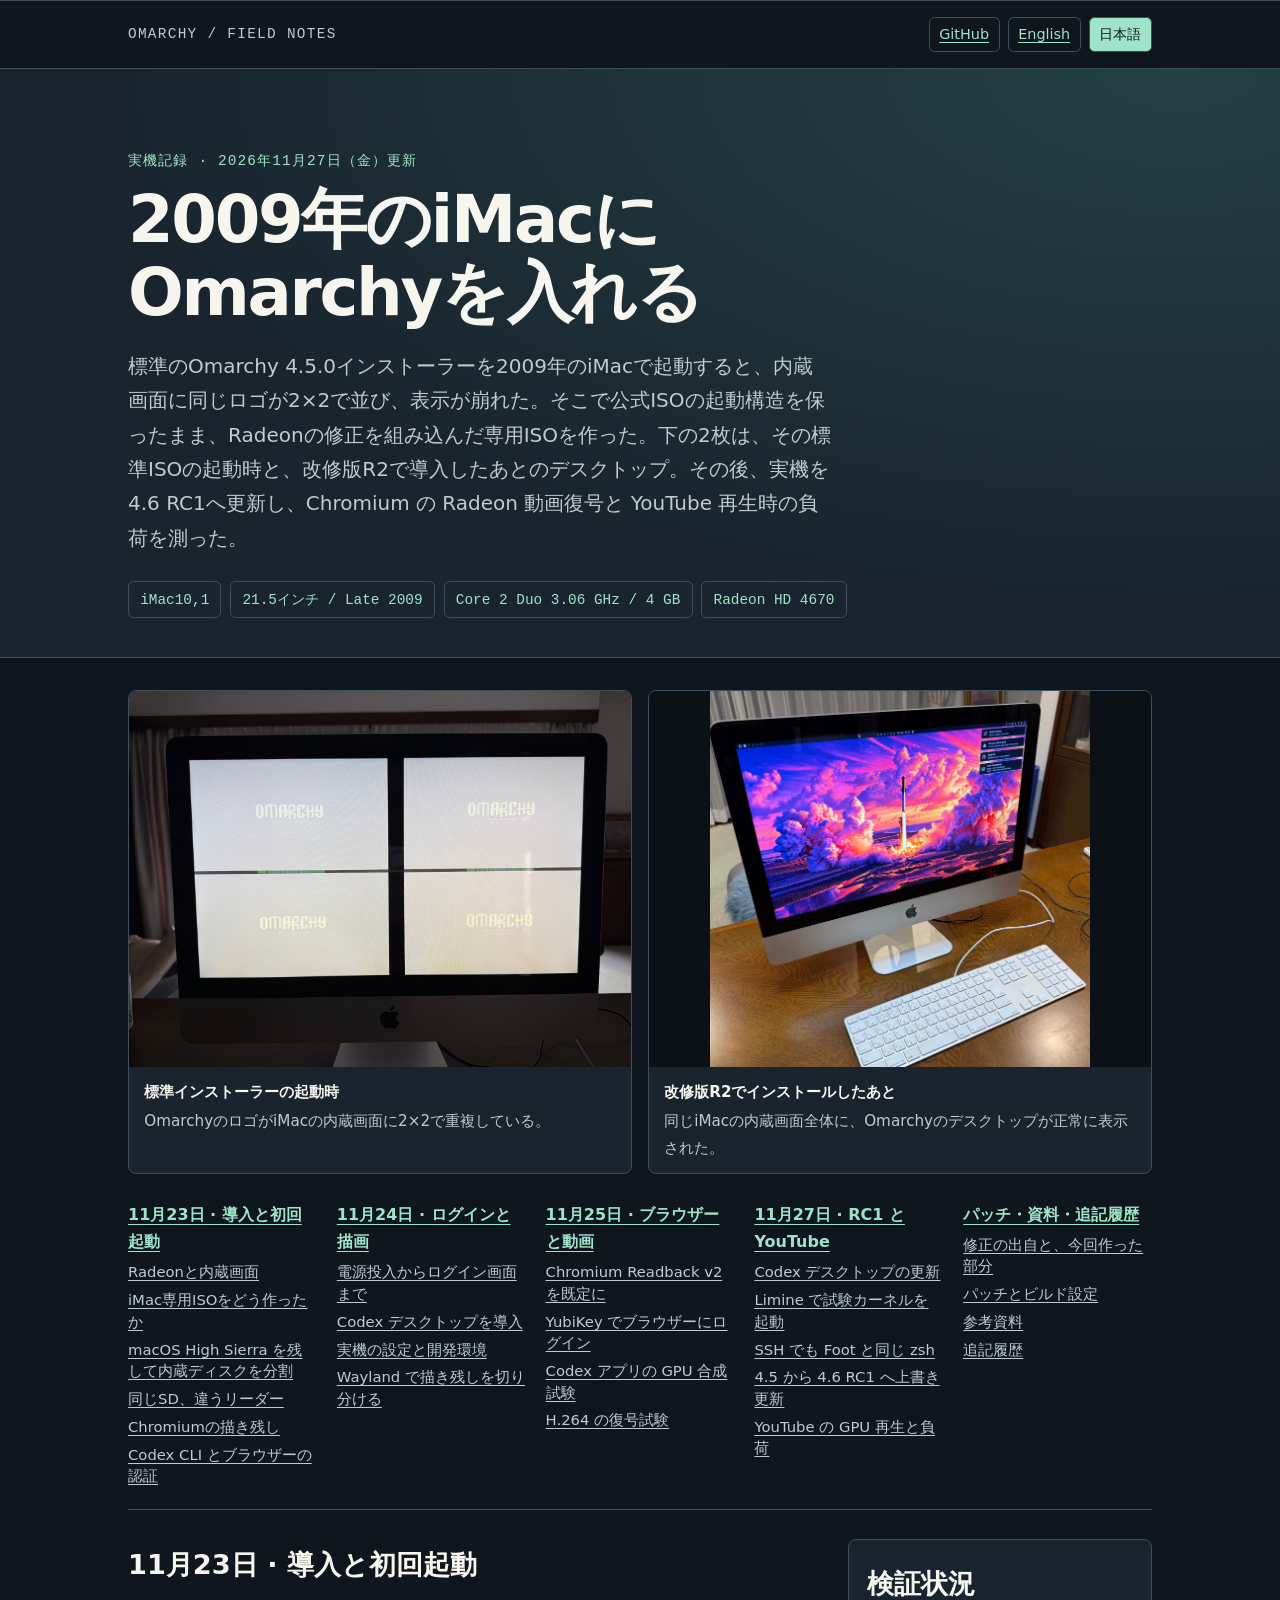
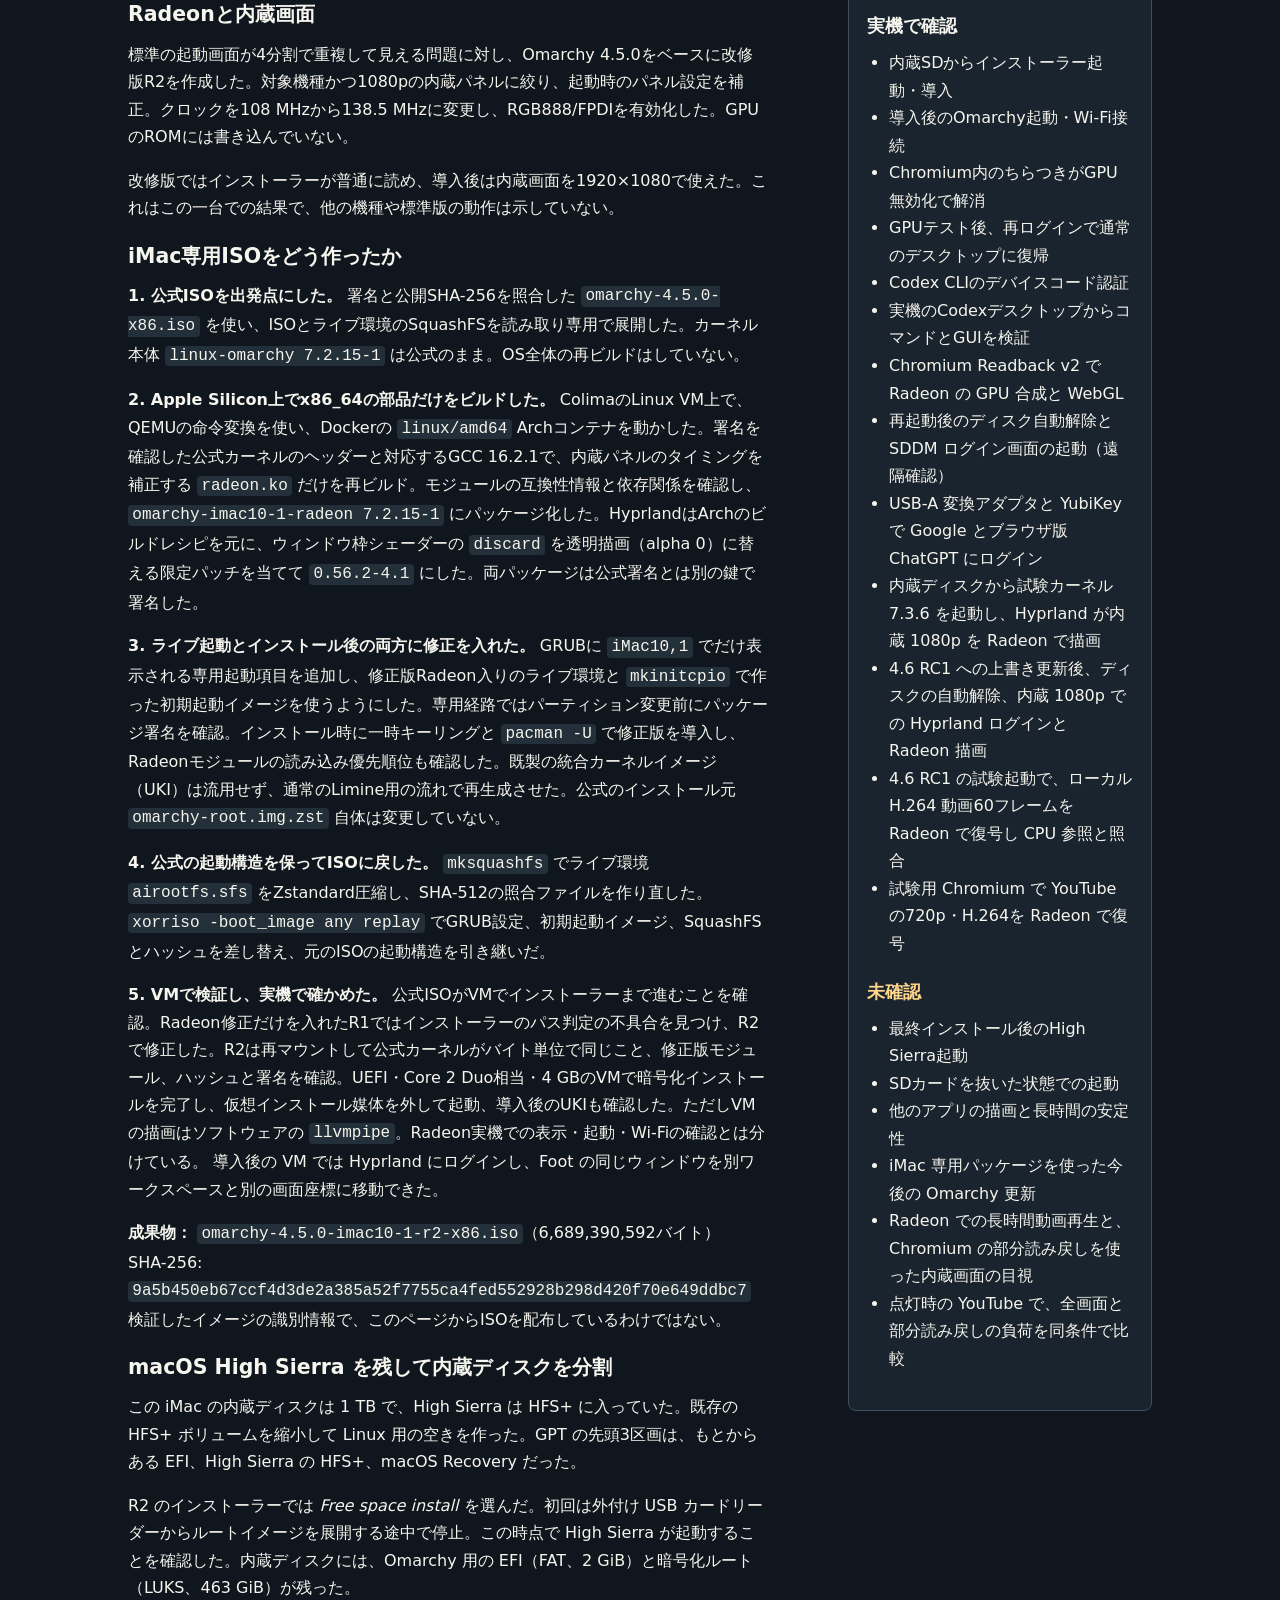
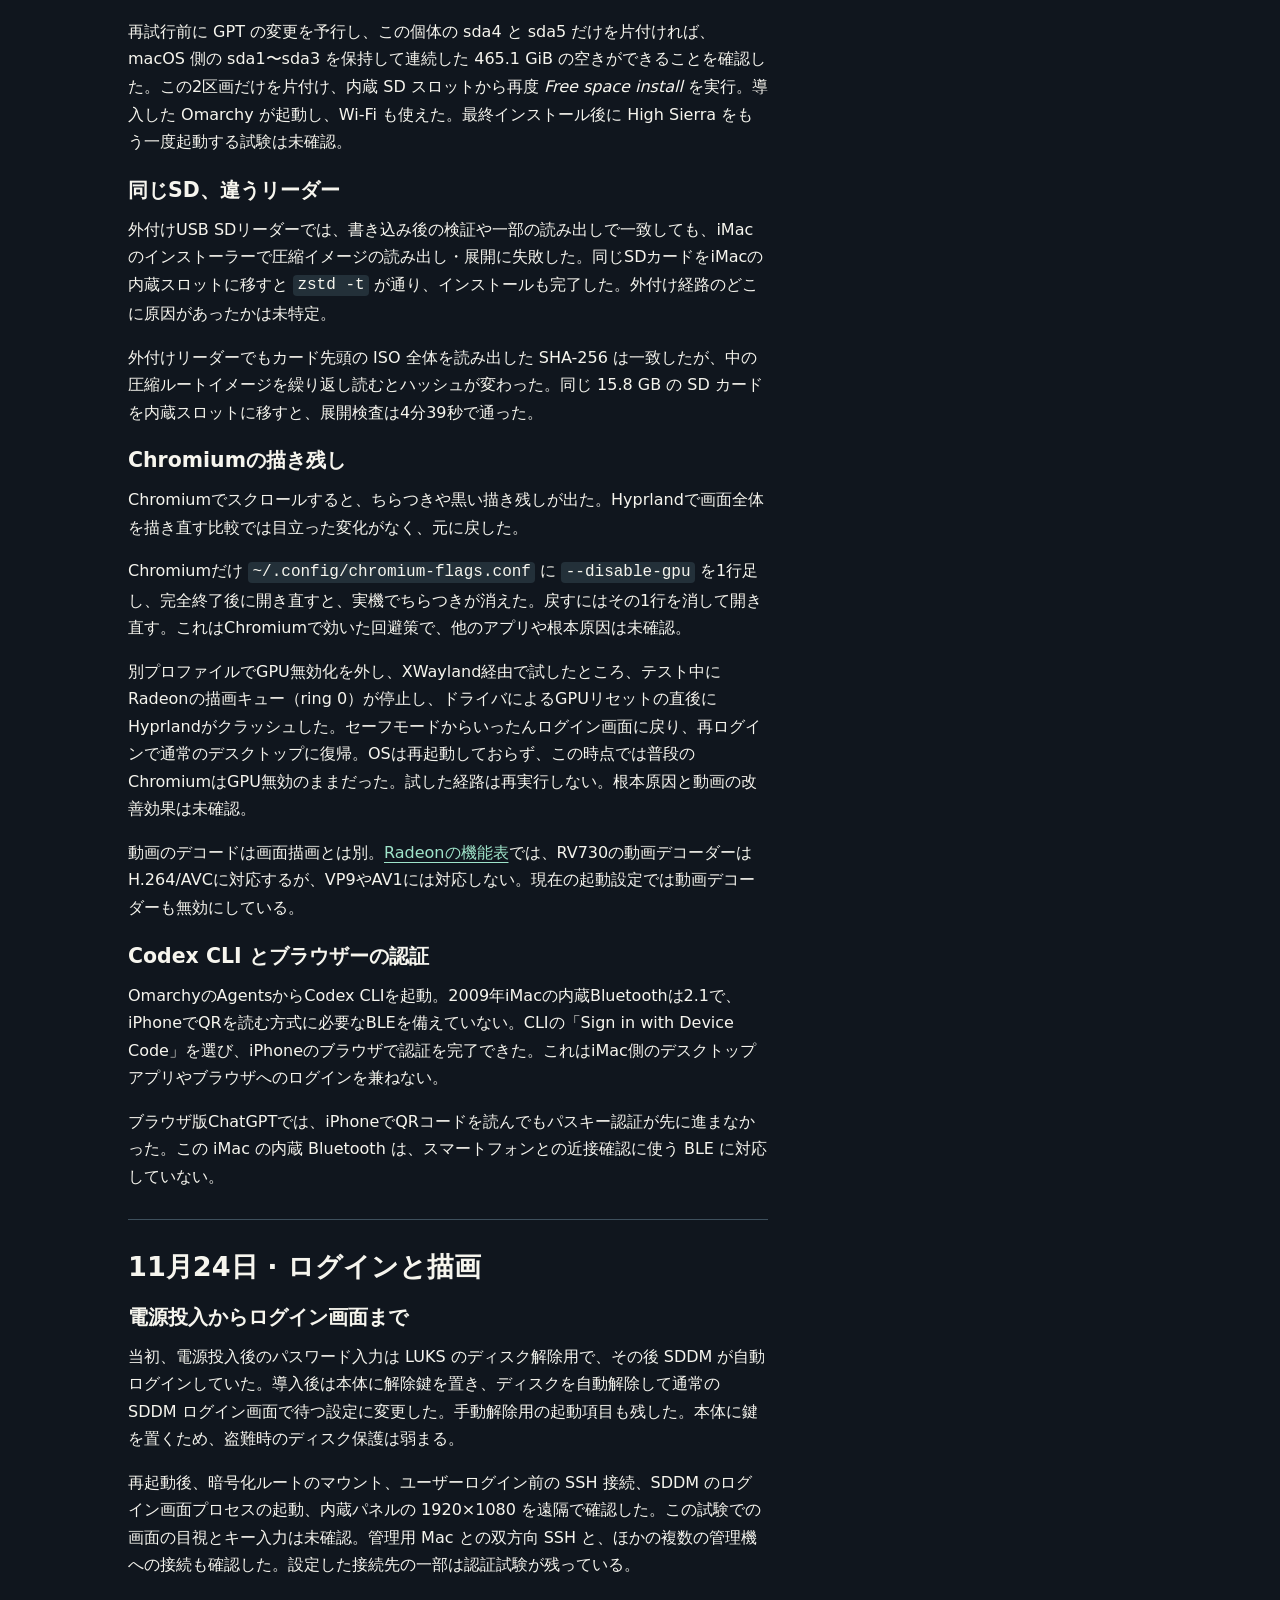
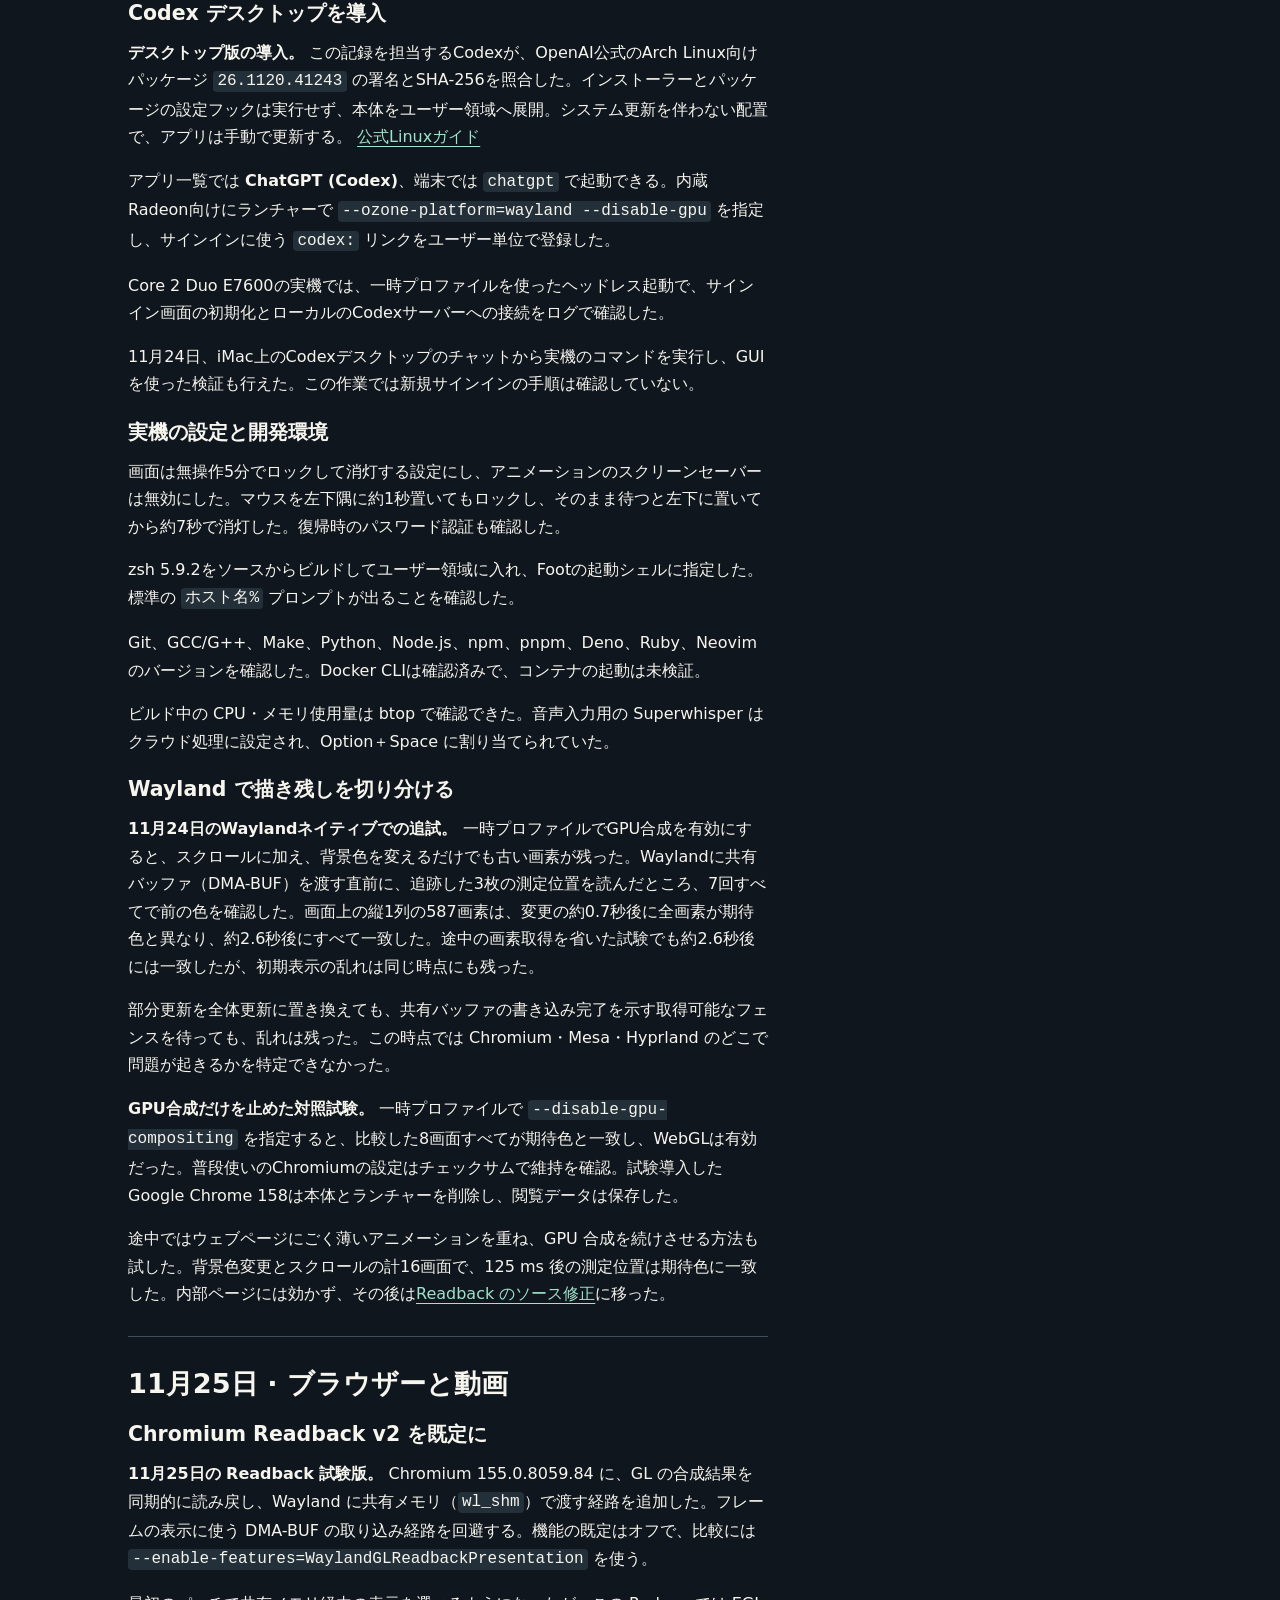
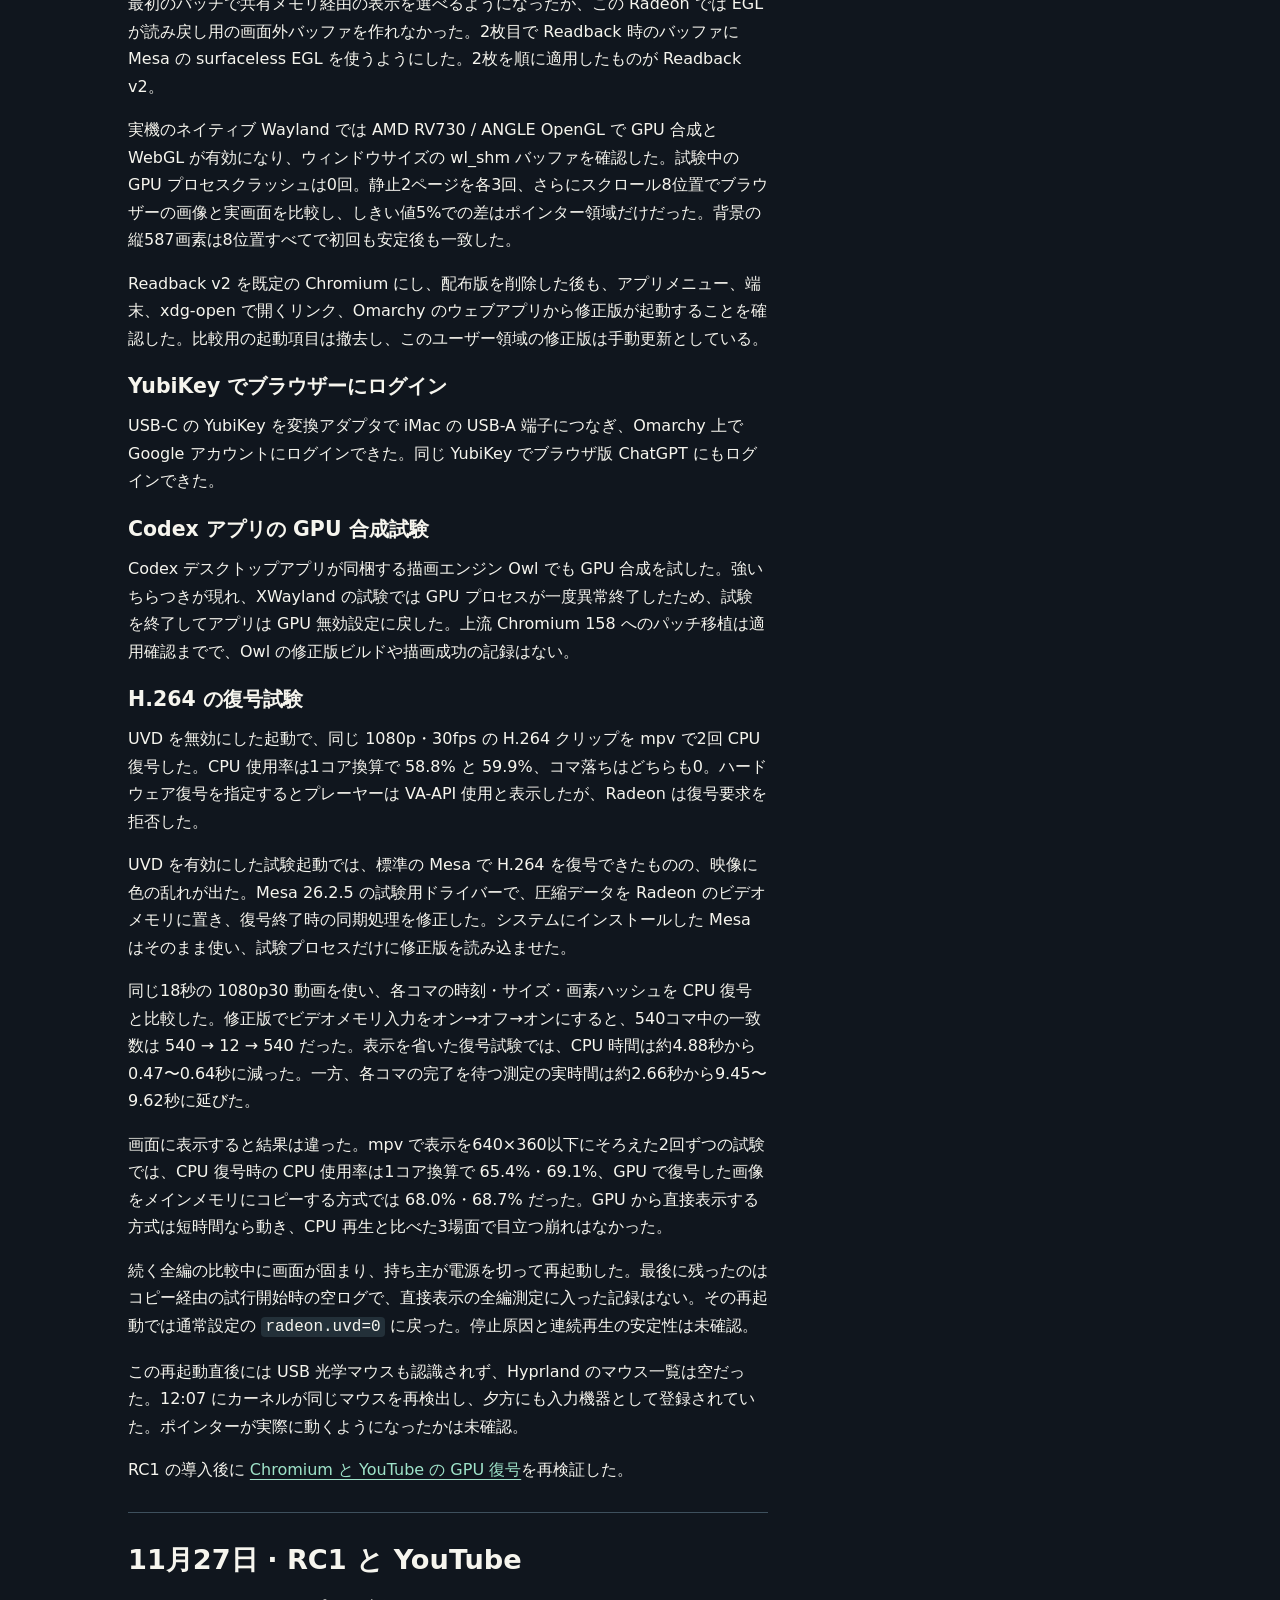
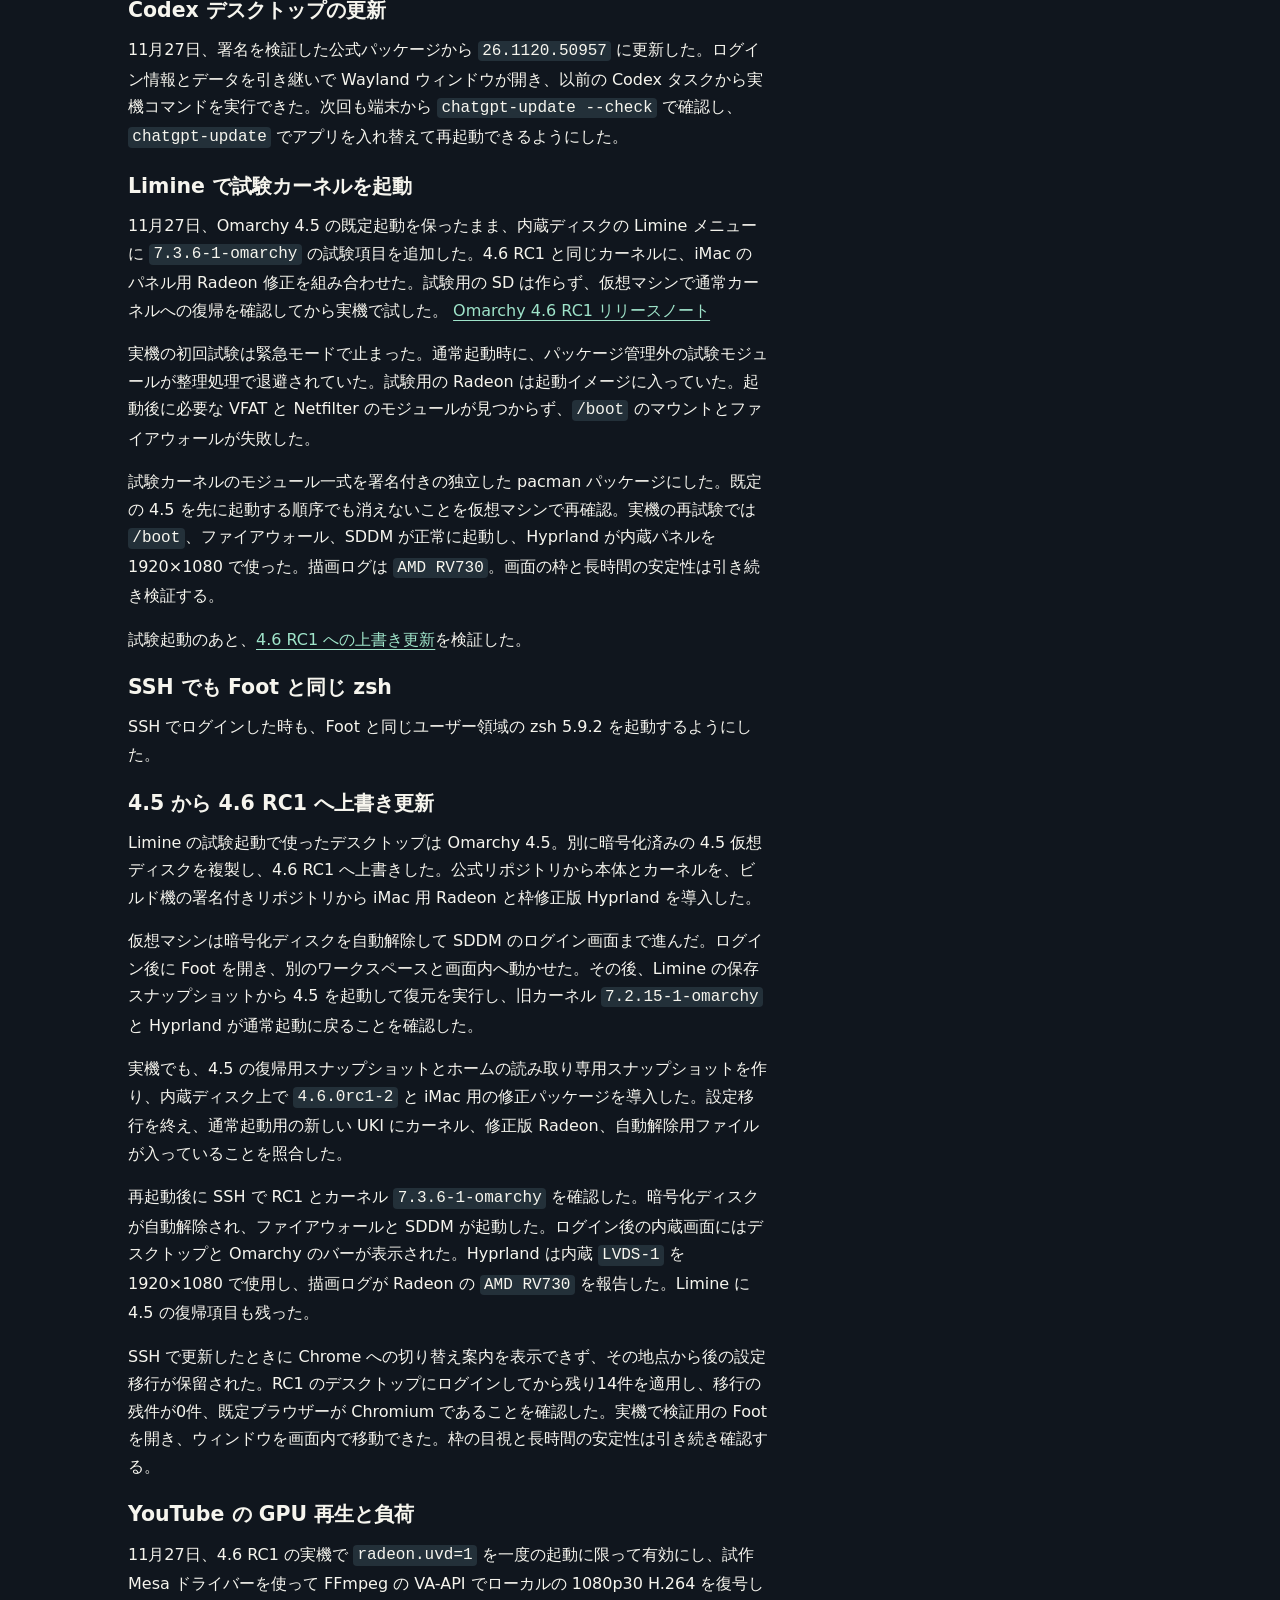
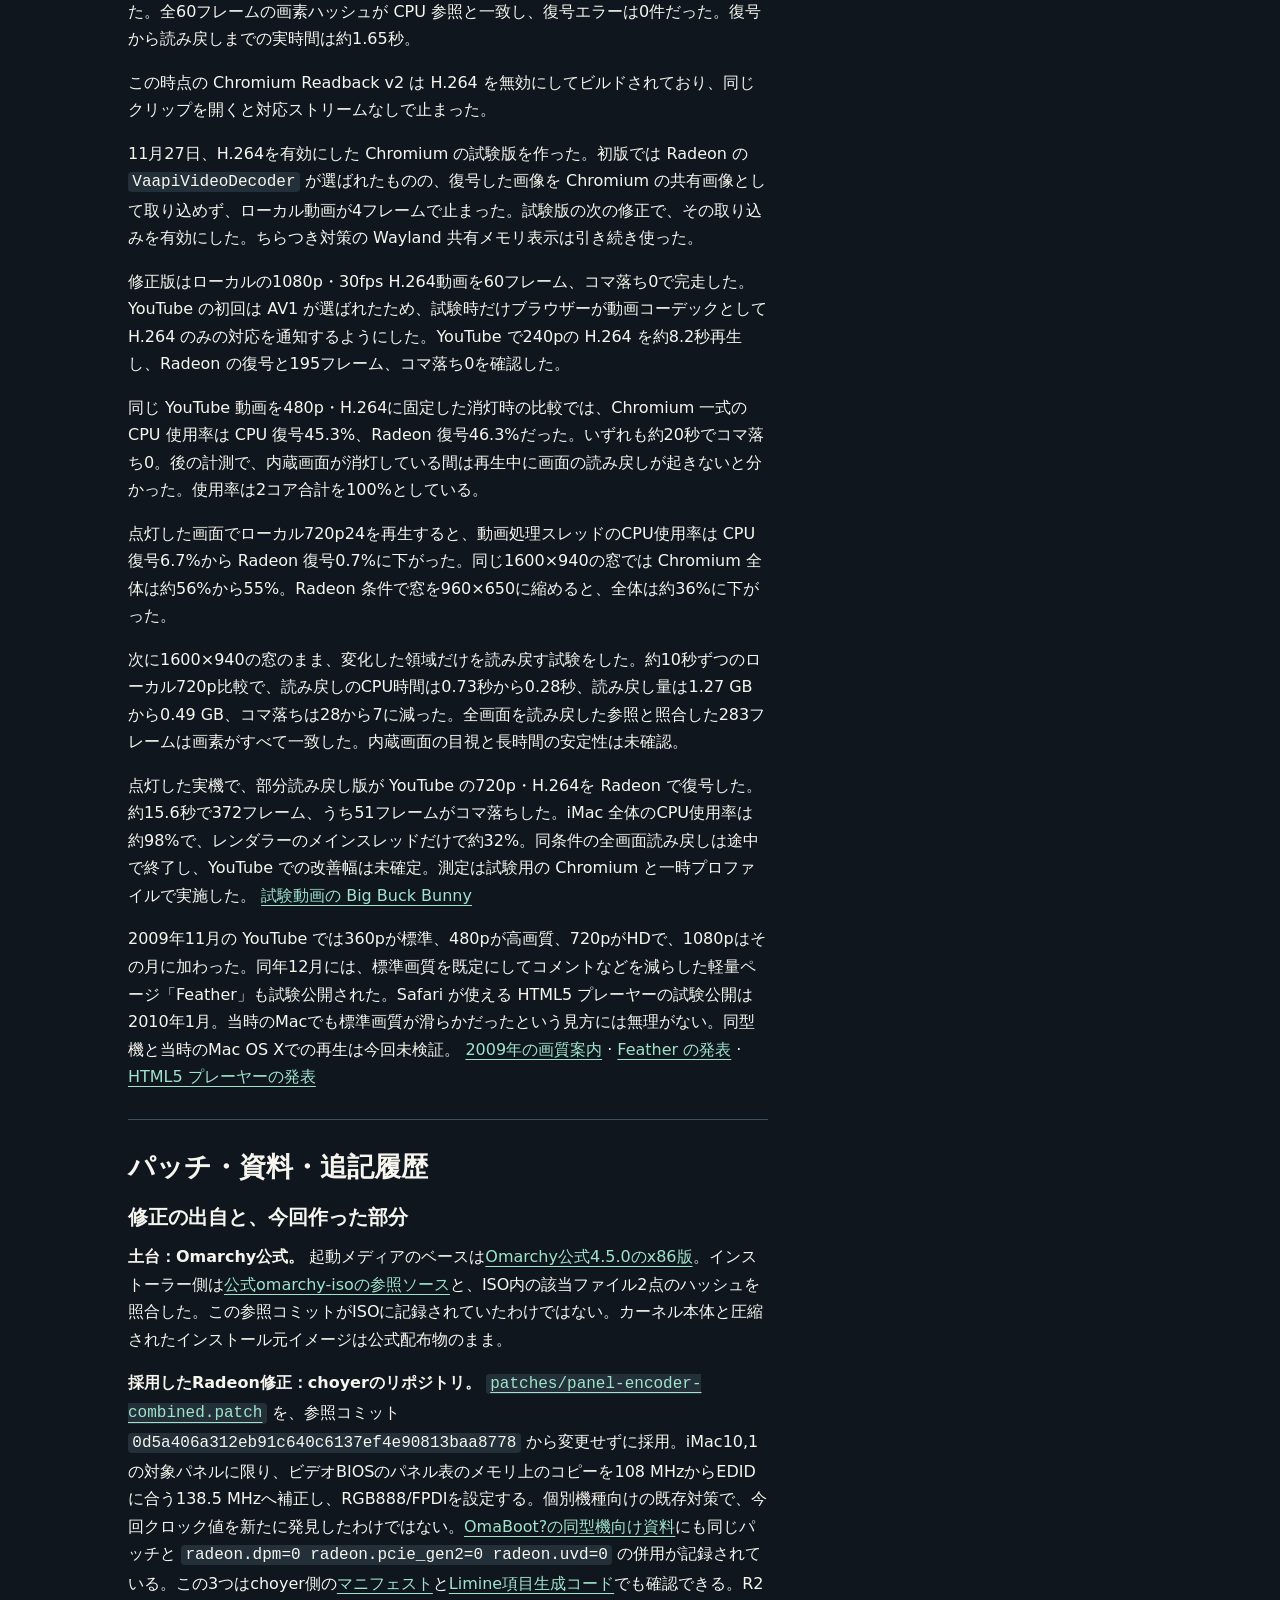
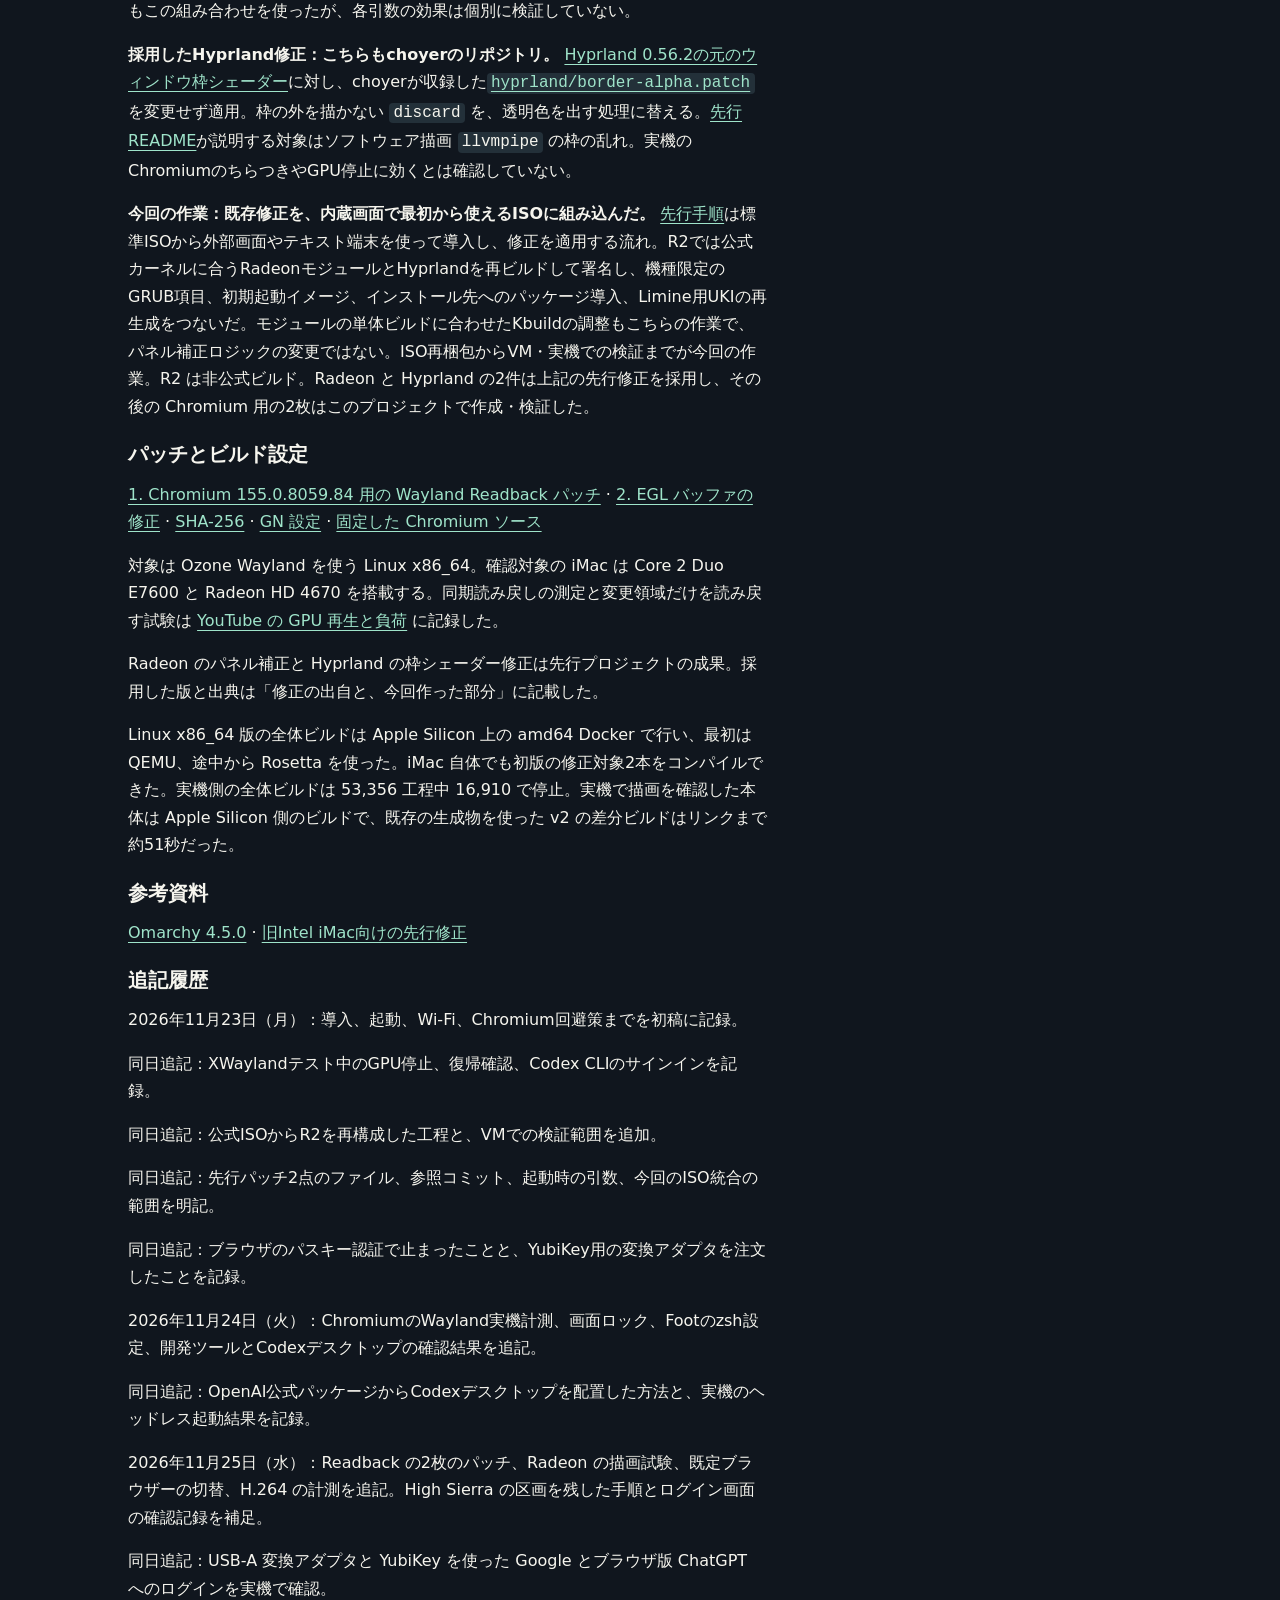
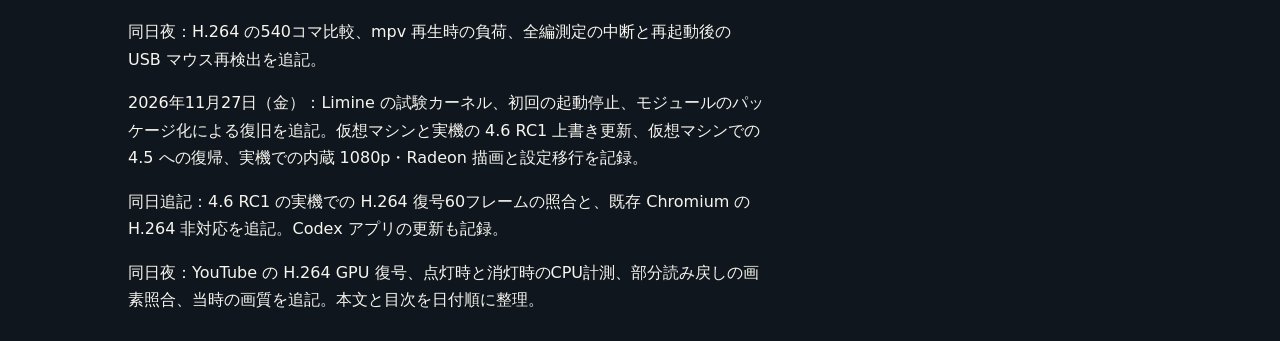
<file: docs/ja.html>
<!doctype html>
<html lang="ja"><head><meta charset="utf-8"><meta name="viewport" content="width=device-width, initial-scale=1"><title>2009年のiMacにOmarchyを入れる</title><meta name="description" content="標準のOmarchy 4.5.0インストーラーを2009年のiMacで起動すると、内蔵画面に同じロゴが2×2で並び、表示が崩れた。そこで公式ISOの起動構造を保ったまま、Radeonの修正を組み込んだ専用ISOを作った。下の2枚は、その標準ISOの起動時と、改修版R2で導入したあとのデスクトップ。その後、実機を4.6 RC1へ更新し、Chromium の Radeon 動画復号と YouTube 再生時の負荷を測った。"><link rel="canonical" href="https://dueyama.github.io/omarchy-imac-field-notes/ja.html">
<link rel="alternate" hreflang="en" href="https://dueyama.github.io/omarchy-imac-field-notes/">
<link rel="alternate" hreflang="ja" href="https://dueyama.github.io/omarchy-imac-field-notes/ja.html">
<meta property="og:type" content="article"><meta property="og:url" content="https://dueyama.github.io/omarchy-imac-field-notes/ja.html">
<meta property="og:title" content="2009年のiMacにOmarchyを入れる">
<meta property="og:description" content="標準のOmarchy 4.5.0インストーラーを2009年のiMacで起動すると、内蔵画面に同じロゴが2×2で並び、表示が崩れた。そこで公式ISOの起動構造を保ったまま、Radeonの修正を組み込んだ専用ISOを作った。下の2枚は、その標準ISOの起動時と、改修版R2で導入したあとのデスクトップ。その後、実機を4.6 RC1へ更新し、Chromium の Radeon 動画復号と YouTube 再生時の負荷を測った。">
<meta property="og:image" content="https://dueyama.github.io/omarchy-imac-field-notes/images/r2-desktop.jpeg">
<meta name="twitter:card" content="summary_large_image"><link rel="stylesheet" href="style.css"></head>
<body><header><div class="wrap"><div class="label">OMARCHY / FIELD NOTES</div><nav class="lang" aria-label="サイトナビゲーション"><a href="https://github.com/dueyama/omarchy-imac-field-notes">GitHub</a><a href="index.html" lang="en" hreflang="en">English</a><span aria-current="page">日本語</span></nav></div></header>
<div class="hero"><div class="wrap"><div class="eyebrow">実機記録 · 2026年11月27日（金）更新</div><h1>2009年のiMacにOmarchyを入れる</h1><p class="intro">標準のOmarchy 4.5.0インストーラーを2009年のiMacで起動すると、内蔵画面に同じロゴが2×2で並び、表示が崩れた。そこで公式ISOの起動構造を保ったまま、Radeonの修正を組み込んだ専用ISOを作った。下の2枚は、その標準ISOの起動時と、改修版R2で導入したあとのデスクトップ。その後、実機を4.6 RC1へ更新し、Chromium の Radeon 動画復号と YouTube 再生時の負荷を測った。</p><ul class="spec"><li><b>iMac10,1</b></li><li><b>21.5インチ / Late 2009</b></li><li><b>Core 2 Duo 3.06 GHz / 4 GB</b></li><li><b>Radeon HD 4670</b></li></ul></div></div>
<main class="wrap"><div class="comparison"><figure><a href="images/stock-boot.jpeg"><img src="images/stock-boot.jpeg" width="1536" height="1152" alt="OmarchyのロゴがiMacの内蔵画面に2×2で重複している。" decoding="async"></a><figcaption><strong>標準インストーラーの起動時</strong> OmarchyのロゴがiMacの内蔵画面に2×2で重複している。</figcaption></figure><figure><a href="images/r2-desktop.jpeg"><img src="images/r2-desktop.jpeg" width="1536" height="1522" alt="同じiMacの内蔵画面全体に、Omarchyのデスクトップが正常に表示された。" decoding="async"></a><figcaption><strong>改修版R2でインストールしたあと</strong> 同じiMacの内蔵画面全体に、Omarchyのデスクトップが正常に表示された。</figcaption></figure></div><nav class="toc" aria-label="目次"><div class="toc-group"><a class="toc-heading" href="#2026-11-23">11月23日 · 導入と初回起動</a><ul><li><a href="#display">Radeonと内蔵画面</a></li><li><a href="#iso">iMac専用ISOをどう作ったか</a></li><li><a href="#storage">macOS High Sierra を残して内蔵ディスクを分割</a></li><li><a href="#install">同じSD、違うリーダー</a></li><li><a href="#chromium">Chromiumの描き残し</a></li><li><a href="#codex-sign-in">Codex CLI とブラウザーの認証</a></li></ul></div>
<div class="toc-group"><a class="toc-heading" href="#2026-11-24">11月24日 · ログインと描画</a><ul><li><a href="#login">電源投入からログイン画面まで</a></li><li><a href="#codex">Codex デスクトップを導入</a></li><li><a href="#daily">実機の設定と開発環境</a></li><li><a href="#chromium-wayland">Wayland で描き残しを切り分ける</a></li></ul></div>
<div class="toc-group"><a class="toc-heading" href="#2026-11-25">11月25日 · ブラウザーと動画</a><ul><li><a href="#chromium-readback">Chromium Readback v2 を既定に</a></li><li><a href="#yubikey">YubiKey でブラウザーにログイン</a></li><li><a href="#codex-graphics">Codex アプリの GPU 合成試験</a></li><li><a href="#video">H.264 の復号試験</a></li></ul></div>
<div class="toc-group"><a class="toc-heading" href="#2026-11-27">11月27日 · RC1 と YouTube</a><ul><li><a href="#codex-update">Codex デスクトップの更新</a></li><li><a href="#updates">Limine で試験カーネルを起動</a></li><li><a href="#ssh-zsh">SSH でも Foot と同じ zsh</a></li><li><a href="#rc1-upgrade">4.5 から 4.6 RC1 へ上書き更新</a></li><li><a href="#youtube">YouTube の GPU 再生と負荷</a></li></ul></div>
<div class="toc-group"><a class="toc-heading" href="#record">パッチ・資料・追記履歴</a><ul><li><a href="#provenance">修正の出自と、今回作った部分</a></li><li><a href="#patches">パッチとビルド設定</a></li><li><a href="#references">参考資料</a></li><li><a href="#journal">追記履歴</a></li></ul></div></nav><div class="article"><article><section class="chapter" id="2026-11-23"><h2>11月23日 · 導入と初回起動</h2>
<section id="display"><h3>Radeonと内蔵画面</h3>
<p>標準の起動画面が4分割で重複して見える問題に対し、Omarchy 4.5.0をベースに改修版R2を作成した。対象機種かつ1080pの内蔵パネルに絞り、起動時のパネル設定を補正。クロックを108 MHzから138.5 MHzに変更し、RGB888/FPDIを有効化した。GPUのROMには書き込んでいない。</p>
<p>改修版ではインストーラーが普通に読め、導入後は内蔵画面を1920×1080で使えた。これはこの一台での結果で、他の機種や標準版の動作は示していない。</p>
</section>
<section id="iso"><h3>iMac専用ISOをどう作ったか</h3>
<p><strong>1. 公式ISOを出発点にした。</strong> 署名と公開SHA-256を照合した <code>omarchy-4.5.0-x86.iso</code> を使い、ISOとライブ環境のSquashFSを読み取り専用で展開した。カーネル本体 <code>linux-omarchy 7.2.15-1</code> は公式のまま。OS全体の再ビルドはしていない。</p>
<p><strong>2. Apple Silicon上でx86_64の部品だけをビルドした。</strong> ColimaのLinux VM上で、QEMUの命令変換を使い、Dockerの <code>linux/amd64</code> Archコンテナを動かした。署名を確認した公式カーネルのヘッダーと対応するGCC 16.2.1で、内蔵パネルのタイミングを補正する <code>radeon.ko</code> だけを再ビルド。モジュールの互換性情報と依存関係を確認し、<code>omarchy-imac10-1-radeon 7.2.15-1</code> にパッケージ化した。HyprlandはArchのビルドレシピを元に、ウィンドウ枠シェーダーの <code>discard</code> を透明描画（alpha 0）に替える限定パッチを当てて <code>0.56.2-4.1</code> にした。両パッケージは公式署名とは別の鍵で署名した。</p>
<p><strong>3. ライブ起動とインストール後の両方に修正を入れた。</strong> GRUBに <code>iMac10,1</code> でだけ表示される専用起動項目を追加し、修正版Radeon入りのライブ環境と <code>mkinitcpio</code> で作った初期起動イメージを使うようにした。専用経路ではパーティション変更前にパッケージ署名を確認。インストール時に一時キーリングと <code>pacman -U</code> で修正版を導入し、Radeonモジュールの読み込み優先順位も確認した。既製の統合カーネルイメージ（UKI）は流用せず、通常のLimine用の流れで再生成させた。公式のインストール元 <code>omarchy-root.img.zst</code> 自体は変更していない。</p>
<p><strong>4. 公式の起動構造を保ってISOに戻した。</strong> <code>mksquashfs</code> でライブ環境 <code>airootfs.sfs</code> をZstandard圧縮し、SHA-512の照合ファイルを作り直した。<code>xorriso -boot_image any replay</code> でGRUB設定、初期起動イメージ、SquashFSとハッシュを差し替え、元のISOの起動構造を引き継いだ。</p>
<p><strong>5. VMで検証し、実機で確かめた。</strong> 公式ISOがVMでインストーラーまで進むことを確認。Radeon修正だけを入れたR1ではインストーラーのパス判定の不具合を見つけ、R2で修正した。R2は再マウントして公式カーネルがバイト単位で同じこと、修正版モジュール、ハッシュと署名を確認。UEFI・Core 2 Duo相当・4 GBのVMで暗号化インストールを完了し、仮想インストール媒体を外して起動、導入後のUKIも確認した。ただしVMの描画はソフトウェアの <code>llvmpipe</code>。Radeon実機での表示・起動・Wi-Fiの確認とは分けている。 導入後の VM では Hyprland にログインし、Foot の同じウィンドウを別ワークスペースと別の画面座標に移動できた。</p>
<p><strong>成果物：</strong> <code>omarchy-4.5.0-imac10-1-r2-x86.iso</code>（6,689,390,592バイト）<br>SHA-256: <code>9a5b450eb67ccf4d3de2a385a52f7755ca4fed552928b298d420f70e649ddbc7</code><br>検証したイメージの識別情報で、このページからISOを配布しているわけではない。</p>
</section>
<section id="storage"><h3>macOS High Sierra を残して内蔵ディスクを分割</h3>
<p>この iMac の内蔵ディスクは 1 TB で、High Sierra は HFS+ に入っていた。既存の HFS+ ボリュームを縮小して Linux 用の空きを作った。GPT の先頭3区画は、もとからある EFI、High Sierra の HFS+、macOS Recovery だった。</p>
<p>R2 のインストーラーでは <em>Free space install</em> を選んだ。初回は外付け USB カードリーダーからルートイメージを展開する途中で停止。この時点で High Sierra が起動することを確認した。内蔵ディスクには、Omarchy 用の EFI（FAT、2 GiB）と暗号化ルート（LUKS、463 GiB）が残った。</p>
<p>再試行前に GPT の変更を予行し、この個体の sda4 と sda5 だけを片付ければ、macOS 側の sda1〜sda3 を保持して連続した 465.1 GiB の空きができることを確認した。この2区画だけを片付け、内蔵 SD スロットから再度 <em>Free space install</em> を実行。導入した Omarchy が起動し、Wi-Fi も使えた。最終インストール後に High Sierra をもう一度起動する試験は未確認。</p>
</section>
<section id="install"><h3>同じSD、違うリーダー</h3>
<p>外付けUSB SDリーダーでは、書き込み後の検証や一部の読み出しで一致しても、iMacのインストーラーで圧縮イメージの読み出し・展開に失敗した。同じSDカードをiMacの内蔵スロットに移すと <code>zstd -t</code> が通り、インストールも完了した。外付け経路のどこに原因があったかは未特定。</p>
<p>外付けリーダーでもカード先頭の ISO 全体を読み出した SHA-256 は一致したが、中の圧縮ルートイメージを繰り返し読むとハッシュが変わった。同じ 15.8 GB の SD カードを内蔵スロットに移すと、展開検査は4分39秒で通った。</p>
</section>
<section id="chromium"><h3>Chromiumの描き残し</h3>
<p>Chromiumでスクロールすると、ちらつきや黒い描き残しが出た。Hyprlandで画面全体を描き直す比較では目立った変化がなく、元に戻した。</p>
<p>Chromiumだけ <code>~/.config/chromium-flags.conf</code> に <code>--disable-gpu</code> を1行足し、完全終了後に開き直すと、実機でちらつきが消えた。戻すにはその1行を消して開き直す。これはChromiumで効いた回避策で、他のアプリや根本原因は未確認。</p>
<p>別プロファイルでGPU無効化を外し、XWayland経由で試したところ、テスト中にRadeonの描画キュー（ring 0）が停止し、ドライバによるGPUリセットの直後にHyprlandがクラッシュした。セーフモードからいったんログイン画面に戻り、再ログインで通常のデスクトップに復帰。OSは再起動しておらず、この時点では普段のChromiumはGPU無効のままだった。試した経路は再実行しない。根本原因と動画の改善効果は未確認。</p>
<p>動画のデコードは画面描画とは別。<a href="https://www.x.org/RadeonFeature/#radeon-uvd-unified-video-decoder-hardware">Radeonの機能表</a>では、RV730の動画デコーダーはH.264/AVCに対応するが、VP9やAV1には対応しない。現在の起動設定では動画デコーダーも無効にしている。</p>
</section>
<section id="codex-sign-in"><h3>Codex CLI とブラウザーの認証</h3>
<p>OmarchyのAgentsからCodex CLIを起動。2009年iMacの内蔵Bluetoothは2.1で、iPhoneでQRを読む方式に必要なBLEを備えていない。CLIの「Sign in with Device Code」を選び、iPhoneのブラウザで認証を完了できた。これはiMac側のデスクトップアプリやブラウザへのログインを兼ねない。</p>
<p>ブラウザ版ChatGPTでは、iPhoneでQRコードを読んでもパスキー認証が先に進まなかった。この iMac の内蔵 Bluetooth は、スマートフォンとの近接確認に使う BLE に対応していない。</p>
</section>
</section>
<section class="chapter" id="2026-11-24"><h2>11月24日 · ログインと描画</h2>
<section id="login"><h3>電源投入からログイン画面まで</h3>
<p>当初、電源投入後のパスワード入力は LUKS のディスク解除用で、その後 SDDM が自動ログインしていた。導入後は本体に解除鍵を置き、ディスクを自動解除して通常の SDDM ログイン画面で待つ設定に変更した。手動解除用の起動項目も残した。本体に鍵を置くため、盗難時のディスク保護は弱まる。</p>
<p>再起動後、暗号化ルートのマウント、ユーザーログイン前の SSH 接続、SDDM のログイン画面プロセスの起動、内蔵パネルの 1920×1080 を遠隔で確認した。この試験での画面の目視とキー入力は未確認。管理用 Mac との双方向 SSH と、ほかの複数の管理機への接続も確認した。設定した接続先の一部は認証試験が残っている。</p>
</section>
<section id="codex"><h3>Codex デスクトップを導入</h3>
<p><strong>デスクトップ版の導入。</strong> この記録を担当するCodexが、OpenAI公式のArch Linux向けパッケージ <code>26.1120.41243</code> の署名とSHA-256を照合した。インストーラーとパッケージの設定フックは実行せず、本体をユーザー領域へ展開。システム更新を伴わない配置で、アプリは手動で更新する。 <a href="https://learn.chatgpt.com/docs/linux/linux-app">公式Linuxガイド</a></p>
<p>アプリ一覧では <strong>ChatGPT (Codex)</strong>、端末では <code>chatgpt</code> で起動できる。内蔵Radeon向けにランチャーで <code>--ozone-platform=wayland --disable-gpu</code> を指定し、サインインに使う <code>codex:</code> リンクをユーザー単位で登録した。</p>
<p>Core 2 Duo E7600の実機では、一時プロファイルを使ったヘッドレス起動で、サインイン画面の初期化とローカルのCodexサーバーへの接続をログで確認した。</p>
<p>11月24日、iMac上のCodexデスクトップのチャットから実機のコマンドを実行し、GUIを使った検証も行えた。この作業では新規サインインの手順は確認していない。</p>
</section>
<section id="daily"><h3>実機の設定と開発環境</h3>
<p>画面は無操作5分でロックして消灯する設定にし、アニメーションのスクリーンセーバーは無効にした。マウスを左下隅に約1秒置いてもロックし、そのまま待つと左下に置いてから約7秒で消灯した。復帰時のパスワード認証も確認した。</p>
<p>zsh 5.9.2をソースからビルドしてユーザー領域に入れ、Footの起動シェルに指定した。標準の <code>ホスト名%</code> プロンプトが出ることを確認した。</p>
<p>Git、GCC/G++、Make、Python、Node.js、npm、pnpm、Deno、Ruby、Neovimのバージョンを確認した。Docker CLIは確認済みで、コンテナの起動は未検証。</p>
<p>ビルド中の CPU・メモリ使用量は btop で確認できた。音声入力用の Superwhisper はクラウド処理に設定され、Option＋Space に割り当てられていた。</p>
</section>
<section id="chromium-wayland"><h3>Wayland で描き残しを切り分ける</h3>
<p><strong>11月24日のWaylandネイティブでの追試。</strong> 一時プロファイルでGPU合成を有効にすると、スクロールに加え、背景色を変えるだけでも古い画素が残った。Waylandに共有バッファ（DMA-BUF）を渡す直前に、追跡した3枚の測定位置を読んだところ、7回すべてで前の色を確認した。画面上の縦1列の587画素は、変更の約0.7秒後に全画素が期待色と異なり、約2.6秒後にすべて一致した。途中の画素取得を省いた試験でも約2.6秒後には一致したが、初期表示の乱れは同じ時点にも残った。</p>
<p>部分更新を全体更新に置き換えても、共有バッファの書き込み完了を示す取得可能なフェンスを待っても、乱れは残った。この時点では Chromium・Mesa・Hyprland のどこで問題が起きるかを特定できなかった。</p>
<p><strong>GPU合成だけを止めた対照試験。</strong> 一時プロファイルで <code>--disable-gpu-compositing</code> を指定すると、比較した8画面すべてが期待色と一致し、WebGLは有効だった。普段使いのChromiumの設定はチェックサムで維持を確認。試験導入したGoogle Chrome 158は本体とランチャーを削除し、閲覧データは保存した。</p>
<p>途中ではウェブページにごく薄いアニメーションを重ね、GPU 合成を続けさせる方法も試した。背景色変更とスクロールの計16画面で、125 ms 後の測定位置は期待色に一致した。内部ページには効かず、その後は<a href="#chromium-readback">Readback のソース修正</a>に移った。</p>
</section>
</section>
<section class="chapter" id="2026-11-25"><h2>11月25日 · ブラウザーと動画</h2>
<section id="chromium-readback"><h3>Chromium Readback v2 を既定に</h3>
<p><strong>11月25日の Readback 試験版。</strong> Chromium 155.0.8059.84 に、GL の合成結果を同期的に読み戻し、Wayland に共有メモリ（<code>wl_shm</code>）で渡す経路を追加した。フレームの表示に使う DMA-BUF の取り込み経路を回避する。機能の既定はオフで、比較には <code>--enable-features=WaylandGLReadbackPresentation</code> を使う。</p>
<p>最初のパッチで共有メモリ経由の表示を選べるようになったが、この Radeon では EGL が読み戻し用の画面外バッファを作れなかった。2枚目で Readback 時のバッファに Mesa の surfaceless EGL を使うようにした。2枚を順に適用したものが Readback v2。</p>
<p>実機のネイティブ Wayland では AMD RV730 / ANGLE OpenGL で GPU 合成と WebGL が有効になり、ウィンドウサイズの wl_shm バッファを確認した。試験中の GPU プロセスクラッシュは0回。静止2ページを各3回、さらにスクロール8位置でブラウザーの画像と実画面を比較し、しきい値5%での差はポインター領域だけだった。背景の縦587画素は8位置すべてで初回も安定後も一致した。</p>
<p>Readback v2 を既定の Chromium にし、配布版を削除した後も、アプリメニュー、端末、xdg-open で開くリンク、Omarchy のウェブアプリから修正版が起動することを確認した。比較用の起動項目は撤去し、このユーザー領域の修正版は手動更新としている。</p>
</section>
<section id="yubikey"><h3>YubiKey でブラウザーにログイン</h3>
<p>USB-C の YubiKey を変換アダプタで iMac の USB-A 端子につなぎ、Omarchy 上で Google アカウントにログインできた。同じ YubiKey でブラウザ版 ChatGPT にもログインできた。</p>
</section>
<section id="codex-graphics"><h3>Codex アプリの GPU 合成試験</h3>
<p>Codex デスクトップアプリが同梱する描画エンジン Owl でも GPU 合成を試した。強いちらつきが現れ、XWayland の試験では GPU プロセスが一度異常終了したため、試験を終了してアプリは GPU 無効設定に戻した。上流 Chromium 158 へのパッチ移植は適用確認までで、Owl の修正版ビルドや描画成功の記録はない。</p>
</section>
<section id="video"><h3>H.264 の復号試験</h3>
<p>UVD を無効にした起動で、同じ 1080p・30fps の H.264 クリップを mpv で2回 CPU 復号した。CPU 使用率は1コア換算で 58.8% と 59.9%、コマ落ちはどちらも0。ハードウェア復号を指定するとプレーヤーは VA-API 使用と表示したが、Radeon は復号要求を拒否した。</p>
<p>UVD を有効にした試験起動では、標準の Mesa で H.264 を復号できたものの、映像に色の乱れが出た。Mesa 26.2.5 の試験用ドライバーで、圧縮データを Radeon のビデオメモリに置き、復号終了時の同期処理を修正した。システムにインストールした Mesa はそのまま使い、試験プロセスだけに修正版を読み込ませた。</p>
<p>同じ18秒の 1080p30 動画を使い、各コマの時刻・サイズ・画素ハッシュを CPU 復号と比較した。修正版でビデオメモリ入力をオン→オフ→オンにすると、540コマ中の一致数は 540 → 12 → 540 だった。表示を省いた復号試験では、CPU 時間は約4.88秒から0.47〜0.64秒に減った。一方、各コマの完了を待つ測定の実時間は約2.66秒から9.45〜9.62秒に延びた。</p>
<p>画面に表示すると結果は違った。mpv で表示を640×360以下にそろえた2回ずつの試験では、CPU 復号時の CPU 使用率は1コア換算で 65.4%・69.1%、GPU で復号した画像をメインメモリにコピーする方式では 68.0%・68.7% だった。GPU から直接表示する方式は短時間なら動き、CPU 再生と比べた3場面で目立つ崩れはなかった。</p>
<p>続く全編の比較中に画面が固まり、持ち主が電源を切って再起動した。最後に残ったのはコピー経由の試行開始時の空ログで、直接表示の全編測定に入った記録はない。その再起動では通常設定の <code>radeon.uvd=0</code> に戻った。停止原因と連続再生の安定性は未確認。</p>
<p>この再起動直後には USB 光学マウスも認識されず、Hyprland のマウス一覧は空だった。12:07 にカーネルが同じマウスを再検出し、夕方にも入力機器として登録されていた。ポインターが実際に動くようになったかは未確認。</p>
<p>RC1 の導入後に <a href="#youtube">Chromium と YouTube の GPU 復号</a>を再検証した。</p>
</section>
</section>
<section class="chapter" id="2026-11-27"><h2>11月27日 · RC1 と YouTube</h2>
<section id="codex-update"><h3>Codex デスクトップの更新</h3>
<p>11月27日、署名を検証した公式パッケージから <code>26.1120.50957</code> に更新した。ログイン情報とデータを引き継いで Wayland ウィンドウが開き、以前の Codex タスクから実機コマンドを実行できた。次回も端末から <code>chatgpt-update --check</code> で確認し、<code>chatgpt-update</code> でアプリを入れ替えて再起動できるようにした。</p>
</section>
<section id="updates"><h3>Limine で試験カーネルを起動</h3>
<p>11月27日、Omarchy 4.5 の既定起動を保ったまま、内蔵ディスクの Limine メニューに <code>7.3.6-1-omarchy</code> の試験項目を追加した。4.6 RC1 と同じカーネルに、iMac のパネル用 Radeon 修正を組み合わせた。試験用の SD は作らず、仮想マシンで通常カーネルへの復帰を確認してから実機で試した。 <a href="https://github.com/omacom/omarchy/releases/tag/v4.6.0-rc1">Omarchy 4.6 RC1 リリースノート</a></p>
<p>実機の初回試験は緊急モードで止まった。通常起動時に、パッケージ管理外の試験モジュールが整理処理で退避されていた。試験用の Radeon は起動イメージに入っていた。起動後に必要な VFAT と Netfilter のモジュールが見つからず、<code>/boot</code> のマウントとファイアウォールが失敗した。</p>
<p>試験カーネルのモジュール一式を署名付きの独立した pacman パッケージにした。既定の 4.5 を先に起動する順序でも消えないことを仮想マシンで再確認。実機の再試験では <code>/boot</code>、ファイアウォール、SDDM が正常に起動し、Hyprland が内蔵パネルを 1920×1080 で使った。描画ログは <code>AMD RV730</code>。画面の枠と長時間の安定性は引き続き検証する。</p>
<p>試験起動のあと、<a href="#rc1-upgrade">4.6 RC1 への上書き更新</a>を検証した。</p>
</section>
<section id="ssh-zsh"><h3>SSH でも Foot と同じ zsh</h3>
<p>SSH でログインした時も、Foot と同じユーザー領域の zsh 5.9.2 を起動するようにした。</p>
</section>
<section id="rc1-upgrade"><h3>4.5 から 4.6 RC1 へ上書き更新</h3>
<p>Limine の試験起動で使ったデスクトップは Omarchy 4.5。別に暗号化済みの 4.5 仮想ディスクを複製し、4.6 RC1 へ上書きした。公式リポジトリから本体とカーネルを、ビルド機の署名付きリポジトリから iMac 用 Radeon と枠修正版 Hyprland を導入した。</p>
<p>仮想マシンは暗号化ディスクを自動解除して SDDM のログイン画面まで進んだ。ログイン後に Foot を開き、別のワークスペースと画面内へ動かせた。その後、Limine の保存スナップショットから 4.5 を起動して復元を実行し、旧カーネル <code>7.2.15-1-omarchy</code> と Hyprland が通常起動に戻ることを確認した。</p>
<p>実機でも、4.5 の復帰用スナップショットとホームの読み取り専用スナップショットを作り、内蔵ディスク上で <code>4.6.0rc1-2</code> と iMac 用の修正パッケージを導入した。設定移行を終え、通常起動用の新しい UKI にカーネル、修正版 Radeon、自動解除用ファイルが入っていることを照合した。</p>
<p>再起動後に SSH で RC1 とカーネル <code>7.3.6-1-omarchy</code> を確認した。暗号化ディスクが自動解除され、ファイアウォールと SDDM が起動した。ログイン後の内蔵画面にはデスクトップと Omarchy のバーが表示された。Hyprland は内蔵 <code>LVDS-1</code> を 1920×1080 で使用し、描画ログが Radeon の <code>AMD RV730</code> を報告した。Limine に 4.5 の復帰項目も残った。</p>
<p>SSH で更新したときに Chrome への切り替え案内を表示できず、その地点から後の設定移行が保留された。RC1 のデスクトップにログインしてから残り14件を適用し、移行の残件が0件、既定ブラウザーが Chromium であることを確認した。実機で検証用の Foot を開き、ウィンドウを画面内で移動できた。枠の目視と長時間の安定性は引き続き確認する。</p>
</section>
<section id="youtube"><h3>YouTube の GPU 再生と負荷</h3>
<p>11月27日、4.6 RC1 の実機で <code>radeon.uvd=1</code> を一度の起動に限って有効にし、試作 Mesa ドライバーを使って FFmpeg の VA-API でローカルの 1080p30 H.264 を復号した。全60フレームの画素ハッシュが CPU 参照と一致し、復号エラーは0件だった。復号から読み戻しまでの実時間は約1.65秒。</p>
<p>この時点の Chromium Readback v2 は H.264 を無効にしてビルドされており、同じクリップを開くと対応ストリームなしで止まった。</p>
<p>11月27日、H.264を有効にした Chromium の試験版を作った。初版では Radeon の <code>VaapiVideoDecoder</code> が選ばれたものの、復号した画像を Chromium の共有画像として取り込めず、ローカル動画が4フレームで止まった。試験版の次の修正で、その取り込みを有効にした。ちらつき対策の Wayland 共有メモリ表示は引き続き使った。</p>
<p>修正版はローカルの1080p・30fps H.264動画を60フレーム、コマ落ち0で完走した。YouTube の初回は AV1 が選ばれたため、試験時だけブラウザーが動画コーデックとして H.264 のみの対応を通知するようにした。YouTube で240pの H.264 を約8.2秒再生し、Radeon の復号と195フレーム、コマ落ち0を確認した。</p>
<p>同じ YouTube 動画を480p・H.264に固定した消灯時の比較では、Chromium 一式の CPU 使用率は CPU 復号45.3%、Radeon 復号46.3%だった。いずれも約20秒でコマ落ち0。後の計測で、内蔵画面が消灯している間は再生中に画面の読み戻しが起きないと分かった。使用率は2コア合計を100%としている。</p>
<p>点灯した画面でローカル720p24を再生すると、動画処理スレッドのCPU使用率は CPU 復号6.7%から Radeon 復号0.7%に下がった。同じ1600×940の窓では Chromium 全体は約56%から55%。Radeon 条件で窓を960×650に縮めると、全体は約36%に下がった。</p>
<p>次に1600×940の窓のまま、変化した領域だけを読み戻す試験をした。約10秒ずつのローカル720p比較で、読み戻しのCPU時間は0.73秒から0.28秒、読み戻し量は1.27 GBから0.49 GB、コマ落ちは28から7に減った。全画面を読み戻した参照と照合した283フレームは画素がすべて一致した。内蔵画面の目視と長時間の安定性は未確認。</p>
<p>点灯した実機で、部分読み戻し版が YouTube の720p・H.264を Radeon で復号した。約15.6秒で372フレーム、うち51フレームがコマ落ちした。iMac 全体のCPU使用率は約98%で、レンダラーのメインスレッドだけで約32%。同条件の全画面読み戻しは途中で終了し、YouTube での改善幅は未確定。測定は試験用の Chromium と一時プロファイルで実施した。 <a href="https://www.youtube.com/watch?v=YE7VzlLtp-4">試験動画の Big Buck Bunny</a></p>
<p>2009年11月の YouTube では360pが標準、480pが高画質、720pがHDで、1080pはその月に加わった。同年12月には、標準画質を既定にしてコメントなどを減らした軽量ページ「Feather」も試験公開された。Safari が使える HTML5 プレーヤーの試験公開は2010年1月。当時のMacでも標準画質が滑らかだったという見方には無理がない。同型機と当時のMac OS Xでの再生は今回未検証。 <a href="https://blog.youtube/news-and-events/1080p-hd-comes-to-youtube/">2009年の画質案内</a> · <a href="https://blog.youtube/news-and-events/introducing-feather-lighter-way-to/">Feather の発表</a> · <a href="https://blog.youtube/news-and-events/introducing-youtube-html5-supported/">HTML5 プレーヤーの発表</a></p>
</section>
</section>
<section class="chapter" id="record"><h2>パッチ・資料・追記履歴</h2>
<section id="provenance"><h3>修正の出自と、今回作った部分</h3>
<p><strong>土台：Omarchy公式。</strong> 起動メディアのベースは<a href="https://github.com/omacom/omarchy/releases/tag/v4.5.0">Omarchy公式4.5.0のx86版</a>。インストーラー側は<a href="https://github.com/omacom/omarchy-iso/tree/d5136a69782c00fe8d53fc98e4f3a990447d4840">公式omarchy-isoの参照ソース</a>と、ISO内の該当ファイル2点のハッシュを照合した。この参照コミットがISOに記録されていたわけではない。カーネル本体と圧縮されたインストール元イメージは公式配布物のまま。</p>
<p><strong>採用したRadeon修正：choyerのリポジトリ。</strong> <a href="https://github.com/choyer/omarchy-vintage-intel-imac-fix/blob/0d5a406a312eb91c640c6137ef4e90813baa8778/patches/panel-encoder-combined.patch"><code>patches/panel-encoder-combined.patch</code></a> を、参照コミット <code>0d5a406a312eb91c640c6137ef4e90813baa8778</code> から変更せずに採用。iMac10,1の対象パネルに限り、ビデオBIOSのパネル表のメモリ上のコピーを108 MHzからEDIDに合う138.5 MHzへ補正し、RGB888/FPDIを設定する。個別機種向けの既存対策で、今回クロック値を新たに発見したわけではない。<a href="https://doesitomarchy.com/fixes#omaboot.radeon-imac10-1-panel-clock">OmaBoot?の同型機向け資料</a>にも同じパッチと <code>radeon.dpm=0 radeon.pcie_gen2=0 radeon.uvd=0</code> の併用が記録されている。この3つはchoyer側の<a href="https://github.com/choyer/omarchy-vintage-intel-imac-fix/blob/0d5a406a312eb91c640c6137ef4e90813baa8778/manifest.json#L12">マニフェスト</a>と<a href="https://github.com/choyer/omarchy-vintage-intel-imac-fix/blob/0d5a406a312eb91c640c6137ef4e90813baa8778/tools/write-limine-entry.py#L9">Limine項目生成コード</a>でも確認できる。R2もこの組み合わせを使ったが、各引数の効果は個別に検証していない。</p>
<p><strong>採用したHyprland修正：こちらもchoyerのリポジトリ。</strong> <a href="https://github.com/hyprwm/Hyprland/blob/efb50993780079460b0cbed1363e2166a2de1d9f/src/render/shaders/glsl/border.glsl">Hyprland 0.56.2の元のウィンドウ枠シェーダー</a>に対し、choyerが収録した<a href="https://github.com/choyer/omarchy-vintage-intel-imac-fix/blob/0d5a406a312eb91c640c6137ef4e90813baa8778/hyprland/border-alpha.patch"><code>hyprland/border-alpha.patch</code></a>を変更せず適用。枠の外を描かない <code>discard</code> を、透明色を出す処理に替える。<a href="https://github.com/choyer/omarchy-vintage-intel-imac-fix/blob/0d5a406a312eb91c640c6137ef4e90813baa8778/README.md">先行README</a>が説明する対象はソフトウェア描画 <code>llvmpipe</code> の枠の乱れ。実機のChromiumのちらつきやGPU停止に効くとは確認していない。</p>
<p><strong>今回の作業：既存修正を、内蔵画面で最初から使えるISOに組み込んだ。</strong> <a href="https://github.com/choyer/omarchy-vintage-intel-imac-fix/blob/0d5a406a312eb91c640c6137ef4e90813baa8778/README.md">先行手順</a>は標準ISOから外部画面やテキスト端末を使って導入し、修正を適用する流れ。R2では公式カーネルに合うRadeonモジュールとHyprlandを再ビルドして署名し、機種限定のGRUB項目、初期起動イメージ、インストール先へのパッケージ導入、Limine用UKIの再生成をつないだ。モジュールの単体ビルドに合わせたKbuildの調整もこちらの作業で、パネル補正ロジックの変更ではない。ISO再梱包からVM・実機での検証までが今回の作業。R2 は非公式ビルド。Radeon と Hyprland の2件は上記の先行修正を採用し、その後の Chromium 用の2枚はこのプロジェクトで作成・検証した。</p>
</section>
<section id="patches"><h3>パッチとビルド設定</h3>
<p><a href="patches/chromium-155.0.8059.84/wayland-gl-readback.patch" download>1. Chromium 155.0.8059.84 用の Wayland Readback パッチ</a> · <a href="patches/chromium-155.0.8059.84/readback-pbuffer-v2.patch" download>2. EGL バッファの修正</a> · <a href="patches/chromium-155.0.8059.84/SHA256SUMS">SHA-256</a> · <a href="patches/chromium-155.0.8059.84/args.gn">GN 設定</a> · <a href="https://chromium.googlesource.com/chromium/src/+/5869fe313571d75152b77813cf0a4ee26a4e6df0">固定した Chromium ソース</a></p>
<p>対象は Ozone Wayland を使う Linux x86_64。確認対象の iMac は Core 2 Duo E7600 と Radeon HD 4670 を搭載する。同期読み戻しの測定と変更領域だけを読み戻す試験は <a href="#youtube">YouTube の GPU 再生と負荷</a> に記録した。</p>
<p>Radeon のパネル補正と Hyprland の枠シェーダー修正は先行プロジェクトの成果。採用した版と出典は「修正の出自と、今回作った部分」に記載した。</p>
<p>Linux x86_64 版の全体ビルドは Apple Silicon 上の amd64 Docker で行い、最初は QEMU、途中から Rosetta を使った。iMac 自体でも初版の修正対象2本をコンパイルできた。実機側の全体ビルドは 53,356 工程中 16,910 で停止。実機で描画を確認した本体は Apple Silicon 側のビルドで、既存の生成物を使った v2 の差分ビルドはリンクまで約51秒だった。</p>
</section>
<section id="references"><h3>参考資料</h3>
<p><a href="https://github.com/omacom/omarchy/releases/tag/v4.5.0">Omarchy 4.5.0</a> · <a href="https://github.com/choyer/omarchy-vintage-intel-imac-fix/tree/0d5a406a312eb91c640c6137ef4e90813baa8778">旧Intel iMac向けの先行修正</a></p>
</section>
<section id="journal"><h3>追記履歴</h3>
<p>2026年11月23日（月）：導入、起動、Wi-Fi、Chromium回避策までを初稿に記録。</p>
<p>同日追記：XWaylandテスト中のGPU停止、復帰確認、Codex CLIのサインインを記録。</p>
<p>同日追記：公式ISOからR2を再構成した工程と、VMでの検証範囲を追加。</p>
<p>同日追記：先行パッチ2点のファイル、参照コミット、起動時の引数、今回のISO統合の範囲を明記。</p>
<p>同日追記：ブラウザのパスキー認証で止まったことと、YubiKey用の変換アダプタを注文したことを記録。</p>
<p>2026年11月24日（火）：ChromiumのWayland実機計測、画面ロック、Footのzsh設定、開発ツールとCodexデスクトップの確認結果を追記。</p>
<p>同日追記：OpenAI公式パッケージからCodexデスクトップを配置した方法と、実機のヘッドレス起動結果を記録。</p>
<p>2026年11月25日（水）：Readback の2枚のパッチ、Radeon の描画試験、既定ブラウザーの切替、H.264 の計測を追記。High Sierra の区画を残した手順とログイン画面の確認記録を補足。</p>
<p>同日追記：USB-A 変換アダプタと YubiKey を使った Google とブラウザ版 ChatGPT へのログインを実機で確認。</p>
<p>同日夜：H.264 の540コマ比較、mpv 再生時の負荷、全編測定の中断と再起動後の USB マウス再検出を追記。</p>
<p>2026年11月27日（金）：Limine の試験カーネル、初回の起動停止、モジュールのパッケージ化による復旧を追記。仮想マシンと実機の 4.6 RC1 上書き更新、仮想マシンでの 4.5 への復帰、実機での内蔵 1080p・Radeon 描画と設定移行を記録。</p>
<p>同日追記：4.6 RC1 の実機での H.264 復号60フレームの照合と、既存 Chromium の H.264 非対応を追記。Codex アプリの更新も記録。</p>
<p>同日夜：YouTube の H.264 GPU 復号、点灯時と消灯時のCPU計測、部分読み戻しの画素照合、当時の画質を追記。本文と目次を日付順に整理。</p>
</section>
</section></article><aside class="callouts"><h2>検証状況</h2><h3>実機で確認</h3><ul><li>内蔵SDからインストーラー起動・導入</li><li>導入後のOmarchy起動・Wi-Fi接続</li><li>Chromium内のちらつきがGPU無効化で解消</li><li>GPUテスト後、再ログインで通常のデスクトップに復帰</li><li>Codex CLIのデバイスコード認証</li><li>実機のCodexデスクトップからコマンドとGUIを検証</li><li>Chromium Readback v2 で Radeon の GPU 合成と WebGL</li><li>再起動後のディスク自動解除と SDDM ログイン画面の起動（遠隔確認）</li><li>USB-A 変換アダプタと YubiKey で Google とブラウザ版 ChatGPT にログイン</li><li>内蔵ディスクから試験カーネル 7.3.6 を起動し、Hyprland が内蔵 1080p を Radeon で描画</li><li>4.6 RC1 への上書き更新後、ディスクの自動解除、内蔵 1080p での Hyprland ログインと Radeon 描画</li><li>4.6 RC1 の試験起動で、ローカル H.264 動画60フレームを Radeon で復号し CPU 参照と照合</li><li>試験用 Chromium で YouTube の720p・H.264を Radeon で復号</li></ul><h3 class="pending">未確認</h3><ul><li>最終インストール後のHigh Sierra起動</li><li>SDカードを抜いた状態での起動</li><li>他のアプリの描画と長時間の安定性</li><li>iMac 専用パッケージを使った今後の Omarchy 更新</li><li>Radeon での長時間動画再生と、Chromium の部分読み戻しを使った内蔵画面の目視</li><li>点灯時の YouTube で、全画面と部分読み戻しの負荷を同条件で比較</li></ul></aside></div></main>
<footer><div class="wrap">非公式の実機記録。試した結果を追記していく。</div></footer></body></html>
</file>
<file: docs/style.css>
:root{color-scheme:dark;--bg:#10161e;--panel:#19242e;--text:#f6f5ee;--muted:#bfcbd2;--line:#3e505d;--accent:#9fe4ca;--amber:#ffd68c;font-family:system-ui,-apple-system,sans-serif;font-size:100%;line-height:1.72}
*{box-sizing:border-box} body{margin:0;color:var(--text);background:var(--bg)} a{color:var(--accent);text-underline-offset:.23em} a:focus-visible{outline:2px solid var(--amber);outline-offset:4px} .wrap{width:min(100% - 2.5rem,64rem);margin-inline:auto}
header .wrap{display:flex;flex-wrap:wrap;align-items:center;justify-content:space-between;gap:.4rem 1rem;min-height:4.2rem;padding-block:.5rem}.label,.eyebrow,code,.spec b{font-family:ui-monospace,monospace}.label{letter-spacing:.09em;font-size:.9rem;color:var(--muted)} .lang{display:flex;gap:.5rem;white-space:nowrap;font-size:.9rem}.lang a,.lang span{border:1px solid var(--line);border-radius:.35rem;padding:.25rem .6rem}.lang span{background:var(--accent);color:var(--bg)} header,footer{border-block:1px solid var(--line)}
.hero{background:radial-gradient(ellipse at 92% 0%,#234044,transparent 66%),var(--panel);border-bottom:1px solid var(--line);padding:clamp(2.3rem,7vw,5rem) 0 2.4rem} .eyebrow{color:var(--accent);letter-spacing:.08em;font-size:.9rem} h1{font-size:clamp(2rem,6vw,4.1rem);line-height:1.12;letter-spacing:-.035em;margin:.55rem 0 1.2rem;max-width:18ch} .intro{font-size:clamp(1.05rem,2vw,1.25rem);max-width:44rem;color:var(--muted)}.spec{display:flex;flex-wrap:wrap;gap:.55rem;margin:1.6rem 0 0;padding:0;list-style:none}.spec li{padding:.3rem .7rem;border:1px solid var(--line);border-radius:.35rem;font-size:.9rem}.spec b{color:var(--accent);font-weight:500}
main{padding-block:1rem 3rem}.article{display:grid;grid-template-columns:minmax(0,1fr) minmax(15rem,19rem);gap:clamp(2rem,7vw,5rem);margin-top:1.8rem} section{scroll-margin-top:1rem} section + section{border-top:1px solid var(--line);margin-top:1.8rem;padding-top:1.3rem}h2{font-size:clamp(1.3rem,3vw,1.7rem);line-height:1.42;margin:.45rem 0}h3{font-size:1.1rem;margin:.35rem 0}p{margin:.65rem 0 1rem}ul{padding-inline-start:1.35rem}.callouts{align-self:start;background:var(--panel);border:1px solid var(--line);border-radius:.5rem;padding:1.15rem}.callouts ul{margin:.5rem 0 1.2rem}.callouts .pending{color:var(--amber)}code{background:#233039;border-radius:.25rem;padding:.08em .27em;overflow-wrap:anywhere}footer{color:var(--muted);padding:1.2rem 0;font-size:.93rem} @media(max-width:680px){.article{grid-template-columns:1fr;gap:1.6rem}.callouts{grid-row:1}.wrap{width:calc(100% - 2rem)}.label{letter-spacing:0}}

.comparison{display:grid;grid-template-columns:repeat(2,minmax(0,1fr));gap:1rem;margin:1rem 0 .45rem}.comparison figure{margin:0;overflow:hidden;border:1px solid var(--line);border-radius:.5rem;background:var(--panel)}.comparison img{display:block;width:100%;height:auto;aspect-ratio:4/3;object-fit:contain;background:#0b1117}.comparison figcaption{padding:.75rem .95rem;color:var(--muted);font-size:.95rem}.comparison figcaption strong{display:block;color:var(--text);margin-bottom:.2rem}.comparison a:focus-visible{outline-offset:-3px}@media(max-width:680px){.comparison{grid-template-columns:1fr}}

.toc {
  display:grid;
  grid-template-columns:repeat(5,minmax(0,1fr));
  gap:1.25rem;
  padding:1.25rem 0 1.4rem;
  border-bottom:1px solid var(--line);
}
.toc-heading { font-weight:700 }
.toc-group ul {
  margin:.35rem 0 0;
  padding:0;
  list-style:none;
  font-size:.925rem;
  line-height:1.45;
}
.toc-group li + li { margin-top:.4rem }
.toc-group li a { color:var(--muted) }
.chapter > h2 { margin-bottom:1rem }
.chapter > section > h3 { font-size:clamp(1.08rem,2.6vw,1.28rem);line-height:1.45 }
.chapter > section + section { border-top:0;margin-top:1.25rem;padding-top:0 }
@media(max-width:900px) {
  .toc { grid-template-columns:repeat(2,minmax(0,1fr)) }
}
@media(max-width:400px) {
  .toc { grid-template-columns:1fr;gap:1rem }
}
</file>
